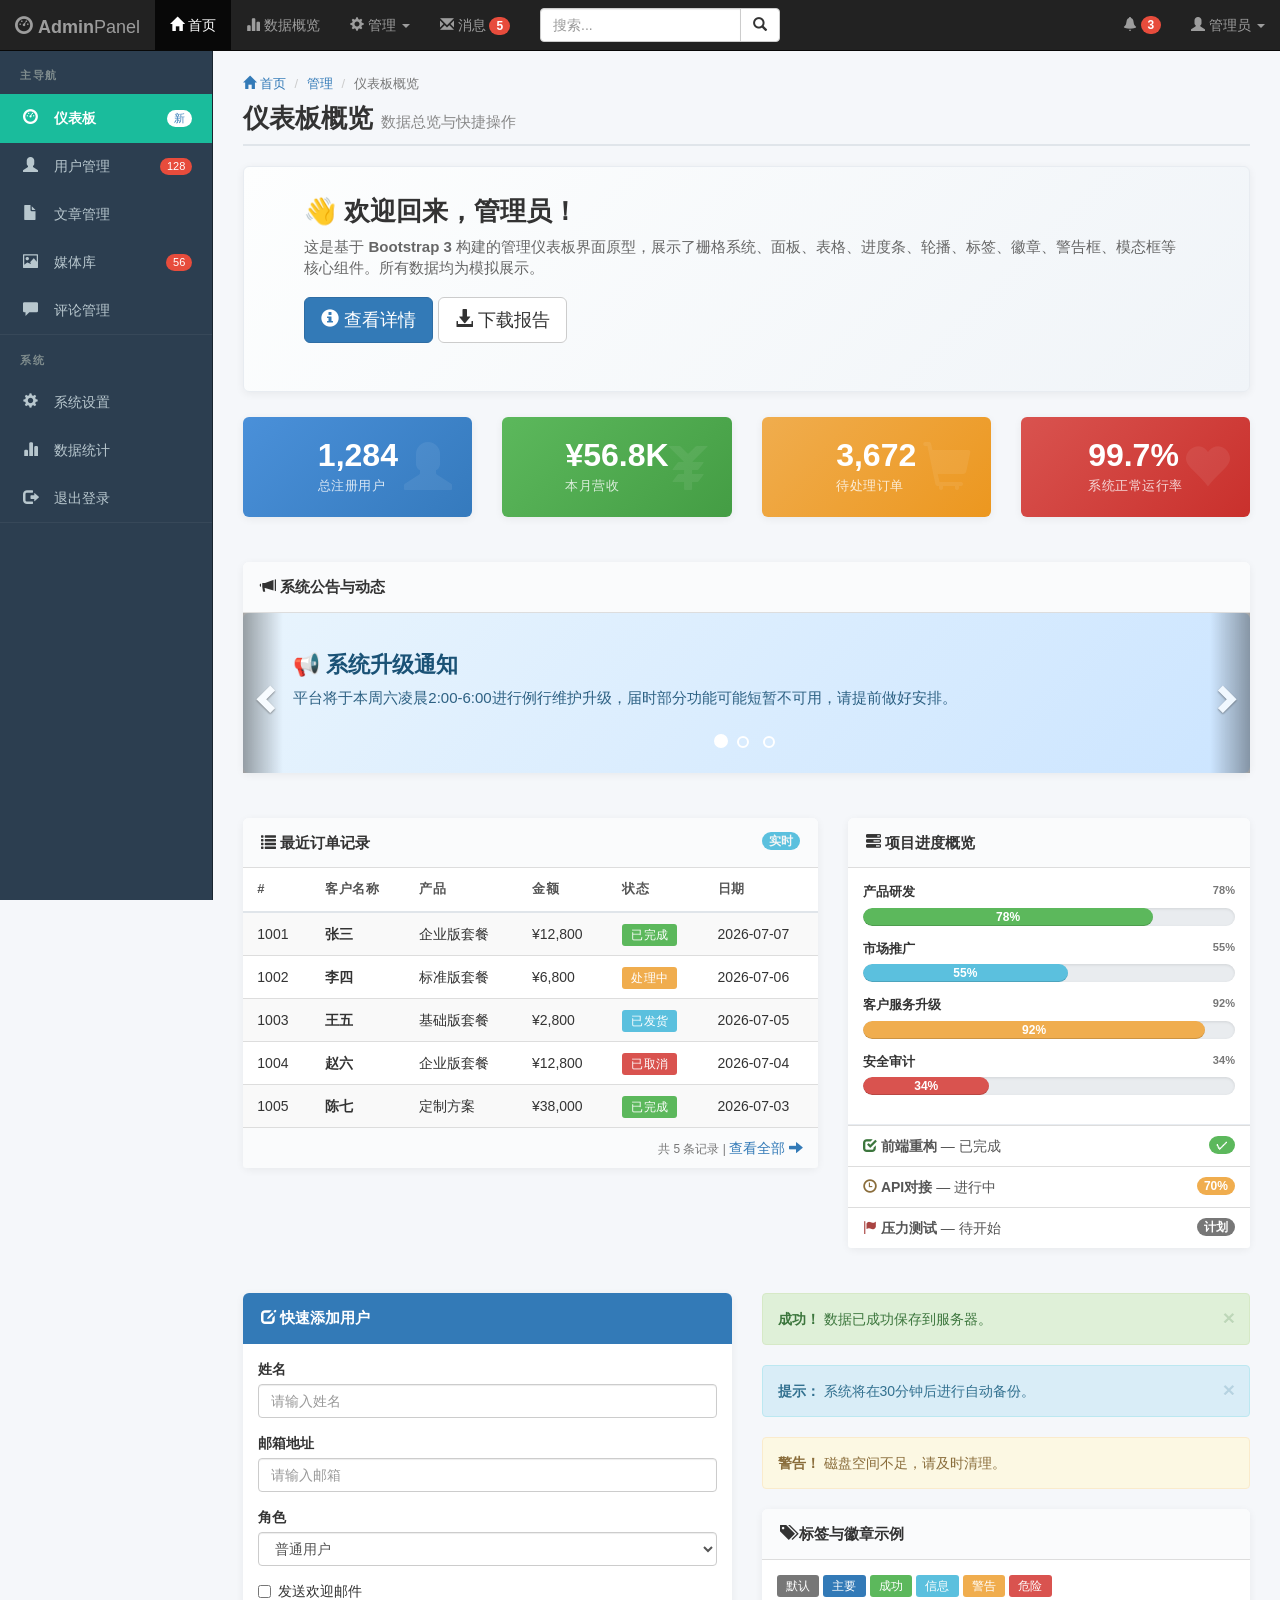
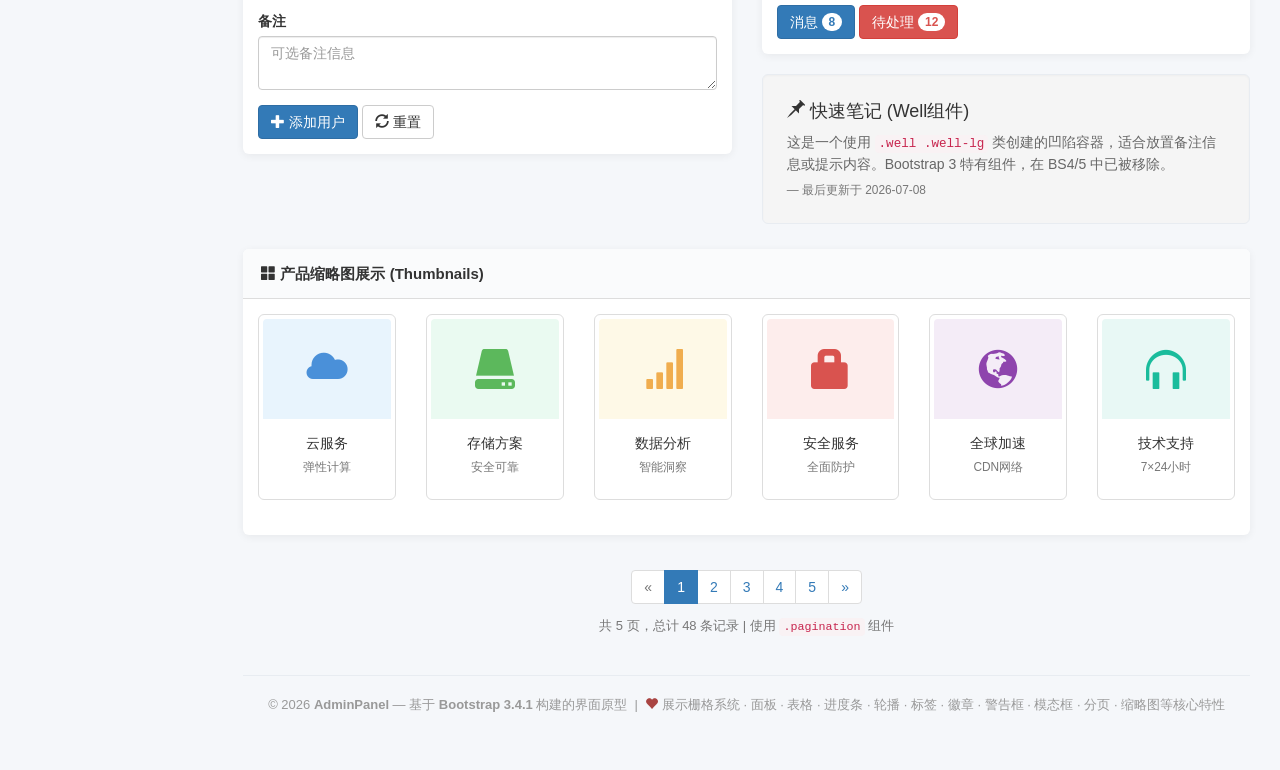
<file: src/main/resources/dino/index.html>
<!DOCTYPE html>
<html lang="zh-CN">
<head>
    <meta charset="UTF-8">
    <meta name="viewport" content="width=device-width, initial-scale=1.0">
    <title>Bootstrap 3 管理仪表板 - 界面原型</title>
    <!-- Bootstrap 3.4.1 CSS -->
    <link rel="stylesheet" href="https://stackpath.bootstrapcdn.com/bootstrap/3.4.1/css/bootstrap.min.css">
    <style>
        /* ========== 自定义样式 ========== */
        body {
            padding-top: 50px;
            background-color: #f5f7fa;
            font-family: "Helvetica Neue", Helvetica, Arial, "Microsoft YaHei", sans-serif;
        }

        /* 侧边栏样式 */
        .sidebar {
            background-color: #2c3e50;
            min-height: calc(100vh - 50px);
            padding: 0;
            border-right: 1px solid #1a252f;
        }
        .sidebar .list-group {
            margin-bottom: 0;
        }
        .sidebar .list-group-item {
            border-radius: 0 !important;
            border: none;
            border-bottom: 1px solid rgba(255, 255, 255, 0.05);
            background-color: #2c3e50;
            color: #b8c7ce;
            padding: 14px 20px;
            font-size: 14px;
            transition: all 0.2s ease;
            cursor: pointer;
        }
        .sidebar .list-group-item:hover {
            background-color: #34495e;
            color: #ffffff;
            text-decoration: none;
        }
        .sidebar .list-group-item.active {
            background-color: #1abc9c;
            color: #ffffff;
            border-color: #1abc9c;
            font-weight: 600;
        }
        .sidebar .list-group-item .glyphicon {
            margin-right: 10px;
            font-size: 15px;
            width: 20px;
            text-align: center;
        }
        .sidebar .badge {
            float: right;
            margin-top: 2px;
            background-color: #e74c3c;
            font-weight: 400;
            font-size: 11px;
            padding: 3px 7px;
        }
        .sidebar-heading {
            padding: 18px 20px 10px;
            color: #7f8c8d;
            font-size: 11px;
            text-transform: uppercase;
            letter-spacing: 1.5px;
            font-weight: 700;
        }

        /* 主内容区 */
        .main-content {
            padding: 25px 30px;
            background-color: #f5f7fa;
            min-height: calc(100vh - 50px);
        }

        /* 统计面板 */
        .stat-panel {
            border-radius: 6px;
            border: none;
            box-shadow: 0 2px 8px rgba(0, 0, 0, 0.08);
            transition: transform 0.2s ease, box-shadow 0.2s ease;
        }
        .stat-panel:hover {
            transform: translateY(-3px);
            box-shadow: 0 6px 20px rgba(0, 0, 0, 0.13);
        }
        .stat-panel .panel-body {
            padding: 22px 24px;
            display: flex;
            align-items: center;
            justify-content: space-between;
        }
        .stat-panel .stat-icon {
            font-size: 48px;
            opacity: 0.25;
            position: absolute;
            right: 20px;
            top: 50%;
            transform: translateY(-50%);
        }
        .stat-panel .stat-value {
            font-size: 32px;
            font-weight: 700;
            margin: 0;
            line-height: 1;
        }
        .stat-panel .stat-label {
            font-size: 13px;
            color: rgba(255, 255, 255, 0.8);
            margin: 6px 0 0;
            letter-spacing: 0.5px;
        }
        .stat-panel-primary {
            background: linear-gradient(135deg, #4a90d9 0%, #357abd 100%);
            color: #fff;
        }
        .stat-panel-success {
            background: linear-gradient(135deg, #5cb85c 0%, #449d44 100%);
            color: #fff;
        }
        .stat-panel-warning {
            background: linear-gradient(135deg, #f0ad4e 0%, #ec971f 100%);
            color: #fff;
        }
        .stat-panel-danger {
            background: linear-gradient(135deg, #d9534f 0%, #c9302c 100%);
            color: #fff;
        }

        /* 通用面板增强 */
        .panel {
            border-radius: 6px;
            border: none;
            box-shadow: 0 2px 8px rgba(0, 0, 0, 0.06);
        }
        .panel-heading {
            border-radius: 6px 6px 0 0;
            border-bottom: 1px solid #e8ecf1;
            font-weight: 600;
            font-size: 15px;
            padding: 14px 18px;
        }
        .panel-default > .panel-heading {
            background-color: #fafbfc;
            color: #333;
        }

        /* 表格增强 */
        .table > thead > tr > th {
            border-bottom: 2px solid #e0e5ea;
            font-weight: 700;
            font-size: 13px;
            color: #555;
            text-transform: uppercase;
            letter-spacing: 0.5px;
            padding: 12px 14px;
        }
        .table > tbody > tr > td {
            padding: 11px 14px;
            vertical-align: middle;
            font-size: 14px;
        }

        /* 轮播增强 */
        .carousel-inner .item {
            padding: 40px 50px;
            min-height: 160px;
            border-radius: 6px;
        }
        .carousel-inner .item h3 {
            margin-top: 0;
            font-weight: 700;
            font-size: 22px;
        }
        .carousel-inner .item p {
            font-size: 15px;
            opacity: 0.9;
            margin-bottom: 0;
        }
        .carousel-control {
            width: 40px;
            font-size: 28px;
            opacity: 0.7;
        }
        .carousel-control:hover {
            opacity: 1;
        }
        .carousel-indicators {
            bottom: 10px;
        }
        .carousel-indicators li {
            border: 2px solid #fff;
            width: 12px;
            height: 12px;
            margin: 0 5px;
        }
        .carousel-indicators .active {
            background-color: #fff;
            width: 14px;
            height: 14px;
        }

        /* Jumbotron 调整 */
        .jumbotron {
            border-radius: 8px;
            padding: 30px 35px;
            margin-bottom: 25px;
            box-shadow: 0 2px 8px rgba(0, 0, 0, 0.06);
            background: linear-gradient(135deg, #fdfefe 0%, #f0f4f8 100%);
            border: 1px solid #e8ecf1;
        }
        .jumbotron h2 {
            font-weight: 700;
            margin-top: 0;
            font-size: 26px;
        }
        .jumbotron p {
            font-size: 15px;
            color: #666;
            margin-bottom: 18px;
        }

        /* Well 组件 */
        .well {
            border-radius: 6px;
            border: 1px solid #e8ecf1;
            box-shadow: inset 0 1px 2px rgba(0, 0, 0, 0.03);
        }

        /* 进度条增强 */
        .progress {
            height: 18px;
            border-radius: 10px;
            margin-bottom: 14px;
            box-shadow: inset 0 1px 3px rgba(0, 0, 0, 0.1);
            background-color: #e9ecef;
        }
        .progress-bar {
            line-height: 18px;
            font-size: 12px;
            font-weight: 600;
            border-radius: 10px;
            transition: width 1.2s ease;
        }

        /* 标签页样式（模拟） */
        .label {
            font-weight: 500;
            padding: 4px 9px;
            font-size: 12px;
            letter-spacing: 0.3px;
        }

        /* 面包屑 */
        .breadcrumb {
            background: transparent;
            padding: 0;
            margin-bottom: 10px;
            font-size: 13px;
        }

        /* 页脚 */
        .footer {
            text-align: center;
            padding: 20px;
            color: #999;
            font-size: 13px;
            border-top: 1px solid #e8ecf1;
            margin-top: 30px;
        }

        /* 响应式调整 */
        @media (max-width: 767px) {
            .sidebar {
                min-height: auto;
                margin-bottom: 0;
            }
            .main-content {
                padding: 15px;
            }
            .stat-panel .stat-value {
                font-size: 24px;
            }
            .stat-panel .stat-icon {
                font-size: 34px;
            }
            .jumbotron {
                padding: 20px;
            }
            .jumbotron h2 {
                font-size: 20px;
            }
            .carousel-inner .item {
                padding: 20px 30px;
                min-height: 120px;
            }
        }
    </style>
</head>
<body>

<!-- ==================== 顶部固定导航栏 ==================== -->
<nav class="navbar navbar-inverse navbar-fixed-top" role="navigation">
    <div class="container-fluid">
        <!-- 品牌和移动端切换按钮 -->
        <div class="navbar-header">
            <button type="button" class="navbar-toggle collapsed" data-toggle="collapse"
                    data-target="#main-navbar-collapse" aria-expanded="false">
                <span class="sr-only">切换导航</span>
                <span class="icon-bar"></span>
                <span class="icon-bar"></span>
                <span class="icon-bar"></span>
            </button>
            <a class="navbar-brand" href="#">
                <span class="glyphicon glyphicon-dashboard"></span> <strong>Admin</strong>Panel
            </a>
        </div>

        <!-- 导航链接和下拉菜单 -->
        <div class="collapse navbar-collapse" id="main-navbar-collapse">
            <ul class="nav navbar-nav">
                <li class="active"><a href="#"><span class="glyphicon glyphicon-home"></span> 首页</a></li>
                <li><a href="#"><span class="glyphicon glyphicon-stats"></span> 数据概览</a></li>
                <li class="dropdown">
                    <a href="#" class="dropdown-toggle" data-toggle="dropdown" role="button"
                       aria-haspopup="true" aria-expanded="false">
                        <span class="glyphicon glyphicon-cog"></span> 管理 <span class="caret"></span>
                    </a>
                    <ul class="dropdown-menu">
                        <li><a href="#"><span class="glyphicon glyphicon-user"></span> 用户管理</a></li>
                        <li><a href="#"><span class="glyphicon glyphicon-list-alt"></span> 内容管理</a></li>
                        <li class="divider"></li>
                        <li><a href="#"><span class="glyphicon glyphicon-wrench"></span> 系统设置</a></li>
                    </ul>
                </li>
                <li><a href="#"><span class="glyphicon glyphicon-envelope"></span> 消息
                    <span class="badge" style="background-color:#e74c3c;">5</span></a></li>
            </ul>

            <!-- 搜索表单 -->
            <form class="navbar-form navbar-left" role="search">
                <div class="form-group">
                    <div class="input-group">
                        <input type="text" class="form-control" placeholder="搜索...">
                        <span class="input-group-btn">
                            <button type="submit" class="btn btn-default">
                                <span class="glyphicon glyphicon-search"></span>
                            </button>
                        </span>
                    </div>
                </div>
            </form>

            <!-- 右侧用户菜单 -->
            <ul class="nav navbar-nav navbar-right">
                <!-- 通知下拉 -->
                <li class="dropdown">
                    <a href="#" class="dropdown-toggle" data-toggle="dropdown" role="button"
                       aria-haspopup="true" aria-expanded="false">
                        <span class="glyphicon glyphicon-bell"></span>
                        <span class="badge badge-danger" style="background-color:#e74c3c;position:relative;top:-1px;">3</span>
                    </a>
                    <ul class="dropdown-menu">
                        <li class="dropdown-header">通知 (3条未读)</li>
                        <li><a href="#">📊 系统报告已生成</a></li>
                        <li><a href="#">👤 新用户注册待审核</a></li>
                        <li><a href="#">⚠️ 服务器负载过高</a></li>
                        <li class="divider"></li>
                        <li><a href="#">查看全部通知</a></li>
                    </ul>
                </li>
                <!-- 用户下拉 -->
                <li class="dropdown">
                    <a href="#" class="dropdown-toggle" data-toggle="dropdown" role="button"
                       aria-haspopup="true" aria-expanded="false">
                        <span class="glyphicon glyphicon-user"></span> 管理员 <span class="caret"></span>
                    </a>
                    <ul class="dropdown-menu">
                        <li><a href="#"><span class="glyphicon glyphicon-user"></span> 个人资料</a></li>
                        <li><a href="#"><span class="glyphicon glyphicon-cog"></span> 账号设置</a></li>
                        <li class="divider"></li>
                        <li><a href="#"><span class="glyphicon glyphicon-log-out"></span> 退出登录</a></li>
                    </ul>
                </li>
            </ul>
        </div>
    </div>
</nav>

<!-- ==================== 主体布局：侧边栏 + 主内容 ==================== -->
<div class="container-fluid">
    <div class="row">

        <!-- ========== 侧边栏 ========== -->
        <div class="col-xs-12 col-sm-3 col-md-2 sidebar" id="sidebar">
            <div class="sidebar-heading">主导航</div>
            <div class="list-group">
                <a href="#" class="list-group-item active">
                    <span class="glyphicon glyphicon-dashboard"></span> 仪表板
                    <span class="badge">新</span>
                </a>
                <a href="#" class="list-group-item">
                    <span class="glyphicon glyphicon-user"></span> 用户管理
                    <span class="badge">128</span>
                </a>
                <a href="#" class="list-group-item">
                    <span class="glyphicon glyphicon-file"></span> 文章管理
                </a>
                <a href="#" class="list-group-item">
                    <span class="glyphicon glyphicon-picture"></span> 媒体库
                    <span class="badge">56</span>
                </a>
                <a href="#" class="list-group-item">
                    <span class="glyphicon glyphicon-comment"></span> 评论管理
                </a>
            </div>
            <div class="sidebar-heading">系统</div>
            <div class="list-group">
                <a href="#" class="list-group-item">
                    <span class="glyphicon glyphicon-cog"></span> 系统设置
                </a>
                <a href="#" class="list-group-item">
                    <span class="glyphicon glyphicon-stats"></span> 数据统计
                </a>
                <a href="#" class="list-group-item">
                    <span class="glyphicon glyphicon-log-out"></span> 退出登录
                </a>
            </div>
        </div>

        <!-- ========== 主内容区 ========== -->
        <div class="col-xs-12 col-sm-9 col-md-10 main-content">

            <!-- 面包屑导航 -->
            <ol class="breadcrumb">
                <li><a href="#"><span class="glyphicon glyphicon-home"></span> 首页</a></li>
                <li><a href="#">管理</a></li>
                <li class="active">仪表板概览</li>
            </ol>

            <!-- 页面标题 -->
            <div class="page-header" style="margin-top:0; padding-bottom:12px; border-bottom:2px solid #e0e5ea;">
                <h2 style="margin:0; font-weight:700; font-size:26px;">
                    仪表板概览 <small style="font-size:15px; color:#888;">数据总览与快捷操作</small>
                </h2>
            </div>

            <!-- ===== Jumbotron 欢迎横幅 ===== -->
            <div class="jumbotron">
                <h2>👋 欢迎回来，管理员！</h2>
                <p>这是基于 <strong>Bootstrap 3</strong> 构建的管理仪表板界面原型，展示了栅格系统、面板、表格、进度条、轮播、标签、徽章、警告框、模态框等核心组件。所有数据均为模拟展示。</p>
                <p>
                    <button class="btn btn-primary btn-lg" data-toggle="modal" data-target="#exampleModal">
                        <span class="glyphicon glyphicon-info-sign"></span> 查看详情
                    </button>
                    <a href="#" class="btn btn-default btn-lg">
                        <span class="glyphicon glyphicon-download-alt"></span> 下载报告
                    </a>
                </p>
            </div>

            <!-- ===== 4个统计面板 ===== -->
            <div class="row">
                <div class="col-xs-12 col-sm-6 col-md-3">
                    <div class="panel stat-panel stat-panel-primary" style="position:relative; overflow:hidden;">
                        <div class="panel-body">
                            <div>
                                <p class="stat-value">1,284</p>
                                <p class="stat-label">总注册用户</p>
                            </div>
                            <span class="glyphicon glyphicon-user stat-icon" style="color:rgba(255,255,255,0.3);"></span>
                        </div>
                    </div>
                </div>
                <div class="col-xs-12 col-sm-6 col-md-3">
                    <div class="panel stat-panel stat-panel-success" style="position:relative; overflow:hidden;">
                        <div class="panel-body">
                            <div>
                                <p class="stat-value">¥56.8K</p>
                                <p class="stat-label">本月营收</p>
                            </div>
                            <span class="glyphicon glyphicon-yen stat-icon" style="color:rgba(255,255,255,0.3);"></span>
                        </div>
                    </div>
                </div>
                <div class="col-xs-12 col-sm-6 col-md-3">
                    <div class="panel stat-panel stat-panel-warning" style="position:relative; overflow:hidden;">
                        <div class="panel-body">
                            <div>
                                <p class="stat-value">3,672</p>
                                <p class="stat-label">待处理订单</p>
                            </div>
                            <span class="glyphicon glyphicon-shopping-cart stat-icon"
                                  style="color:rgba(255,255,255,0.3);"></span>
                        </div>
                    </div>
                </div>
                <div class="col-xs-12 col-sm-6 col-md-3">
                    <div class="panel stat-panel stat-panel-danger" style="position:relative; overflow:hidden;">
                        <div class="panel-body">
                            <div>
                                <p class="stat-value">99.7%</p>
                                <p class="stat-label">系统正常运行率</p>
                            </div>
                            <span class="glyphicon glyphicon-heart stat-icon"
                                  style="color:rgba(255,255,255,0.3);"></span>
                        </div>
                    </div>
                </div>
            </div>

            <!-- ===== 轮播组件（公告栏） ===== -->
            <div class="row" style="margin-top:25px;">
                <div class="col-xs-12">
                    <div class="panel panel-default">
                        <div class="panel-heading">
                            <span class="glyphicon glyphicon-bullhorn"></span> 系统公告与动态
                        </div>
                        <div class="panel-body" style="padding:0;">
                            <div id="announcement-carousel" class="carousel slide" data-ride="carousel"
                                 data-interval="4000">
                                <!-- 指示器 -->
                                <ol class="carousel-indicators">
                                    <li data-target="#announcement-carousel" data-slide-to="0" class="active"></li>
                                    <li data-target="#announcement-carousel" data-slide-to="1"></li>
                                    <li data-target="#announcement-carousel" data-slide-to="2"></li>
                                </ol>
                                <!-- 轮播内容 -->
                                <div class="carousel-inner" role="listbox">
                                    <div class="item active"
                                         style="background:linear-gradient(135deg,#e8f4fd,#cce5ff); color:#1a5276;">
                                        <h3>📢 系统升级通知</h3>
                                        <p>平台将于本周六凌晨2:00-6:00进行例行维护升级，届时部分功能可能短暂不可用，请提前做好安排。</p>
                                    </div>
                                    <div class="item"
                                         style="background:linear-gradient(135deg,#eafaf1,#d5f5e3); color:#1e6e3e;">
                                        <h3>🎉 新功能上线</h3>
                                        <p>数据分析模块已全面升级，新增可视化图表和导出功能，欢迎体验并反馈意见。</p>
                                    </div>
                                    <div class="item"
                                         style="background:linear-gradient(135deg,#fef9e7,#fdebd0); color:#7d6608;">
                                        <h3>🏆 季度业绩报告</h3>
                                        <p>第三季度业绩同比增长32%，感谢全体团队的努力付出！详细报告已发布在数据概览页面。</p>
                                    </div>
                                </div>
                                <!-- 左右控制 -->
                                <a class="left carousel-control" href="#announcement-carousel" role="button"
                                   data-slide="prev">
                                    <span class="glyphicon glyphicon-chevron-left" aria-hidden="true"></span>
                                    <span class="sr-only">上一条</span>
                                </a>
                                <a class="right carousel-control" href="#announcement-carousel" role="button"
                                   data-slide="next">
                                    <span class="glyphicon glyphicon-chevron-right" aria-hidden="true"></span>
                                    <span class="sr-only">下一条</span>
                                </a>
                            </div>
                        </div>
                    </div>
                </div>
            </div>

            <!-- ===== 数据表格 + 进度条面板 ===== -->
            <div class="row" style="margin-top:25px;">
                <!-- 数据表格 -->
                <div class="col-xs-12 col-md-7">
                    <div class="panel panel-default">
                        <div class="panel-heading">
                            <span class="glyphicon glyphicon-list"></span> 最近订单记录
                            <span class="badge pull-right" style="background-color:#5bc0de;">实时</span>
                        </div>
                        <div class="panel-body" style="padding:0;">
                            <div class="table-responsive">
                                <table class="table table-striped table-hover table-condensed" style="margin-bottom:0;">
                                    <thead>
                                    <tr>
                                        <th>#</th>
                                        <th>客户名称</th>
                                        <th>产品</th>
                                        <th>金额</th>
                                        <th>状态</th>
                                        <th>日期</th>
                                    </tr>
                                    </thead>
                                    <tbody>
                                    <tr>
                                        <td>1001</td>
                                        <td><strong>张三</strong></td>
                                        <td>企业版套餐</td>
                                        <td>¥12,800</td>
                                        <td><span class="label label-success">已完成</span></td>
                                        <td>2026-07-07</td>
                                    </tr>
                                    <tr>
                                        <td>1002</td>
                                        <td><strong>李四</strong></td>
                                        <td>标准版套餐</td>
                                        <td>¥6,800</td>
                                        <td><span class="label label-warning">处理中</span></td>
                                        <td>2026-07-06</td>
                                    </tr>
                                    <tr>
                                        <td>1003</td>
                                        <td><strong>王五</strong></td>
                                        <td>基础版套餐</td>
                                        <td>¥2,800</td>
                                        <td><span class="label label-info">已发货</span></td>
                                        <td>2026-07-05</td>
                                    </tr>
                                    <tr>
                                        <td>1004</td>
                                        <td><strong>赵六</strong></td>
                                        <td>企业版套餐</td>
                                        <td>¥12,800</td>
                                        <td><span class="label label-danger">已取消</span></td>
                                        <td>2026-07-04</td>
                                    </tr>
                                    <tr>
                                        <td>1005</td>
                                        <td><strong>陈七</strong></td>
                                        <td>定制方案</td>
                                        <td>¥38,000</td>
                                        <td><span class="label label-success">已完成</span></td>
                                        <td>2026-07-03</td>
                                    </tr>
                                    </tbody>
                                </table>
                            </div>
                        </div>
                        <div class="panel-footer text-right" style="background:#fafbfc;">
                            <small class="text-muted">共 5 条记录 | </small>
                            <a href="#">查看全部 <span class="glyphicon glyphicon-arrow-right"></span></a>
                        </div>
                    </div>
                </div>

                <!-- 进度条面板 + 列表组 -->
                <div class="col-xs-12 col-md-5">
                    <div class="panel panel-default">
                        <div class="panel-heading">
                            <span class="glyphicon glyphicon-tasks"></span> 项目进度概览
                        </div>
                        <div class="panel-body">
                            <p style="margin-bottom:6px; font-weight:600; font-size:13px;">
                                产品研发 <small class="text-muted pull-right">78%</small>
                            </p>
                            <div class="progress">
                                <div class="progress-bar progress-bar-success" role="progressbar"
                                     aria-valuenow="78" aria-valuemin="0" aria-valuemax="100"
                                     style="width:78%;">78%</div>
                            </div>

                            <p style="margin-bottom:6px; font-weight:600; font-size:13px;">
                                市场推广 <small class="text-muted pull-right">55%</small>
                            </p>
                            <div class="progress">
                                <div class="progress-bar progress-bar-info" role="progressbar"
                                     aria-valuenow="55" aria-valuemin="0" aria-valuemax="100"
                                     style="width:55%;">55%</div>
                            </div>

                            <p style="margin-bottom:6px; font-weight:600; font-size:13px;">
                                客户服务升级 <small class="text-muted pull-right">92%</small>
                            </p>
                            <div class="progress">
                                <div class="progress-bar progress-bar-warning" role="progressbar"
                                     aria-valuenow="92" aria-valuemin="0" aria-valuemax="100"
                                     style="width:92%;">92%</div>
                            </div>

                            <p style="margin-bottom:6px; font-weight:600; font-size:13px;">
                                安全审计 <small class="text-muted pull-right">34%</small>
                            </p>
                            <div class="progress">
                                <div class="progress-bar progress-bar-danger" role="progressbar"
                                     aria-valuenow="34" aria-valuemin="0" aria-valuemax="100"
                                     style="width:34%;">34%</div>
                            </div>
                        </div>
                        <!-- 列表组 -->
                        <div class="list-group" style="margin:0; border-top:1px solid #e8ecf1;">
                            <a href="#" class="list-group-item">
                                <span class="glyphicon glyphicon-check text-success"></span>
                                <strong>前端重构</strong> — 已完成
                                <span class="badge" style="background-color:#5cb85c;">✓</span>
                            </a>
                            <a href="#" class="list-group-item">
                                <span class="glyphicon glyphicon-time text-warning"></span>
                                <strong>API对接</strong> — 进行中
                                <span class="badge" style="background-color:#f0ad4e;">70%</span>
                            </a>
                            <a href="#" class="list-group-item">
                                <span class="glyphicon glyphicon-flag text-danger"></span>
                                <strong>压力测试</strong> — 待开始
                                <span class="badge">计划</span>
                            </a>
                        </div>
                    </div>
                </div>
            </div>

            <!-- ===== 表单面板 + 警告框/标签展示 ===== -->
            <div class="row" style="margin-top:25px;">
                <!-- 表单面板 -->
                <div class="col-xs-12 col-md-6">
                    <div class="panel panel-primary">
                        <div class="panel-heading">
                            <span class="glyphicon glyphicon-edit"></span> 快速添加用户
                        </div>
                        <div class="panel-body">
                            <form role="form">
                                <div class="form-group">
                                    <label for="inputName">姓名</label>
                                    <input type="text" class="form-control" id="inputName"
                                           placeholder="请输入姓名">
                                </div>
                                <div class="form-group">
                                    <label for="inputEmail">邮箱地址</label>
                                    <input type="email" class="form-control" id="inputEmail"
                                           placeholder="请输入邮箱">
                                </div>
                                <div class="form-group">
                                    <label for="inputRole">角色</label>
                                    <select class="form-control" id="inputRole">
                                        <option>普通用户</option>
                                        <option>编辑</option>
                                        <option>管理员</option>
                                        <option>超级管理员</option>
                                    </select>
                                </div>
                                <div class="checkbox">
                                    <label>
                                        <input type="checkbox"> 发送欢迎邮件
                                    </label>
                                </div>
                                <div class="form-group">
                                    <label for="inputNote">备注</label>
                                    <textarea class="form-control" id="inputNote" rows="2"
                                              placeholder="可选备注信息"></textarea>
                                </div>
                                <button type="submit" class="btn btn-primary">
                                    <span class="glyphicon glyphicon-plus"></span> 添加用户
                                </button>
                                <button type="reset" class="btn btn-default">
                                    <span class="glyphicon glyphicon-refresh"></span> 重置
                                </button>
                            </form>
                        </div>
                    </div>
                </div>

                <!-- 警告框 + 标签 + Well + 缩略图 -->
                <div class="col-xs-12 col-md-6">
                    <!-- 警告框展示 -->
                    <div class="alert alert-success alert-dismissible" role="alert">
                        <button type="button" class="close" data-dismiss="alert" aria-label="关闭">
                            <span aria-hidden="true">&times;</span>
                        </button>
                        <strong>成功！</strong> 数据已成功保存到服务器。
                    </div>
                    <div class="alert alert-info alert-dismissible" role="alert">
                        <button type="button" class="close" data-dismiss="alert" aria-label="关闭">
                            <span aria-hidden="true">&times;</span>
                        </button>
                        <strong>提示：</strong> 系统将在30分钟后进行自动备份。
                    </div>
                    <div class="alert alert-warning" role="alert">
                        <strong>警告！</strong> 磁盘空间不足，请及时清理。
                    </div>

                    <!-- 标签和徽章展示 -->
                    <div class="panel panel-default">
                        <div class="panel-heading">
                            <span class="glyphicon glyphicon-tags"></span> 标签与徽章示例
                        </div>
                        <div class="panel-body">
                            <p>
                                <span class="label label-default">默认</span>
                                <span class="label label-primary">主要</span>
                                <span class="label label-success">成功</span>
                                <span class="label label-info">信息</span>
                                <span class="label label-warning">警告</span>
                                <span class="label label-danger">危险</span>
                            </p>
                            <p style="margin-bottom:0;">
                                <button class="btn btn-primary" type="button">
                                    消息 <span class="badge" style="background-color:#fff;color:#337ab7;">8</span>
                                </button>
                                <button class="btn btn-danger" type="button">
                                    待处理 <span class="badge" style="background-color:#fff;color:#d9534f;">12</span>
                                </button>
                            </p>
                        </div>
                    </div>

                    <!-- Well 组件 -->
                    <div class="well well-lg" style="margin-bottom:0;">
                        <h4 style="margin-top:0;"><span class="glyphicon glyphicon-pushpin"></span> 快速笔记 (Well组件)</h4>
                        <p style="margin-bottom:5px; color:#666;">这是一个使用 <code>.well .well-lg</code> 类创建的凹陷容器，适合放置备注信息或提示内容。Bootstrap 3 特有组件，在 BS4/5 中已被移除。</p>
                        <small class="text-muted">— 最后更新于 2026-07-08</small>
                    </div>
                </div>
            </div>

            <!-- ===== 缩略图展示 + 分页 ===== -->
            <div class="row" style="margin-top:25px;">
                <div class="col-xs-12">
                    <div class="panel panel-default">
                        <div class="panel-heading">
                            <span class="glyphicon glyphicon-th-large"></span> 产品缩略图展示 (Thumbnails)
                        </div>
                        <div class="panel-body">
                            <div class="row">
                                <div class="col-xs-6 col-sm-4 col-md-2">
                                    <div class="thumbnail" style="border-radius:6px;">
                                        <div style="background:#e8f4fd;height:100px;display:flex;align-items:center;justify-content:center;border-radius:4px 4px 0 0;">
                                            <span class="glyphicon glyphicon-cloud" style="font-size:40px;color:#4a90d9;"></span>
                                        </div>
                                        <div class="caption text-center">
                                            <h5 style="margin:8px 0 4px;">云服务</h5>
                                            <p><small class="text-muted">弹性计算</small></p>
                                        </div>
                                    </div>
                                </div>
                                <div class="col-xs-6 col-sm-4 col-md-2">
                                    <div class="thumbnail" style="border-radius:6px;">
                                        <div style="background:#eafaf1;height:100px;display:flex;align-items:center;justify-content:center;border-radius:4px 4px 0 0;">
                                            <span class="glyphicon glyphicon-hdd" style="font-size:40px;color:#5cb85c;"></span>
                                        </div>
                                        <div class="caption text-center">
                                            <h5 style="margin:8px 0 4px;">存储方案</h5>
                                            <p><small class="text-muted">安全可靠</small></p>
                                        </div>
                                    </div>
                                </div>
                                <div class="col-xs-6 col-sm-4 col-md-2">
                                    <div class="thumbnail" style="border-radius:6px;">
                                        <div style="background:#fef9e7;height:100px;display:flex;align-items:center;justify-content:center;border-radius:4px 4px 0 0;">
                                            <span class="glyphicon glyphicon-signal" style="font-size:40px;color:#f0ad4e;"></span>
                                        </div>
                                        <div class="caption text-center">
                                            <h5 style="margin:8px 0 4px;">数据分析</h5>
                                            <p><small class="text-muted">智能洞察</small></p>
                                        </div>
                                    </div>
                                </div>
                                <div class="col-xs-6 col-sm-4 col-md-2">
                                    <div class="thumbnail" style="border-radius:6px;">
                                        <div style="background:#fdedec;height:100px;display:flex;align-items:center;justify-content:center;border-radius:4px 4px 0 0;">
                                            <span class="glyphicon glyphicon-lock" style="font-size:40px;color:#d9534f;"></span>
                                        </div>
                                        <div class="caption text-center">
                                            <h5 style="margin:8px 0 4px;">安全服务</h5>
                                            <p><small class="text-muted">全面防护</small></p>
                                        </div>
                                    </div>
                                </div>
                                <div class="col-xs-6 col-sm-4 col-md-2">
                                    <div class="thumbnail" style="border-radius:6px;">
                                        <div style="background:#f4ecf7;height:100px;display:flex;align-items:center;justify-content:center;border-radius:4px 4px 0 0;">
                                            <span class="glyphicon glyphicon-globe" style="font-size:40px;color:#8e44ad;"></span>
                                        </div>
                                        <div class="caption text-center">
                                            <h5 style="margin:8px 0 4px;">全球加速</h5>
                                            <p><small class="text-muted">CDN网络</small></p>
                                        </div>
                                    </div>
                                </div>
                                <div class="col-xs-6 col-sm-4 col-md-2">
                                    <div class="thumbnail" style="border-radius:6px;">
                                        <div style="background:#e8f8f5;height:100px;display:flex;align-items:center;justify-content:center;border-radius:4px 4px 0 0;">
                                            <span class="glyphicon glyphicon-headphones" style="font-size:40px;color:#1abc9c;"></span>
                                        </div>
                                        <div class="caption text-center">
                                            <h5 style="margin:8px 0 4px;">技术支持</h5>
                                            <p><small class="text-muted">7×24小时</small></p>
                                        </div>
                                    </div>
                                </div>
                            </div>
                        </div>
                    </div>
                </div>
            </div>

            <!-- ===== 分页组件 ===== -->
            <div class="row" style="margin-top:15px;">
                <div class="col-xs-12 text-center">
                    <nav aria-label="分页导航">
                        <ul class="pagination" style="margin:0;">
                            <li class="disabled"><a href="#" aria-label="上一页"><span aria-hidden="true">&laquo;</span></a></li>
                            <li class="active"><a href="#">1 <span class="sr-only">(当前)</span></a></li>
                            <li><a href="#">2</a></li>
                            <li><a href="#">3</a></li>
                            <li><a href="#">4</a></li>
                            <li><a href="#">5</a></li>
                            <li><a href="#" aria-label="下一页"><span aria-hidden="true">&raquo;</span></a></li>
                        </ul>
                    </nav>
                    <p class="text-muted" style="margin-top:8px; font-size:13px;">
                        共 5 页，总计 48 条记录 | 使用 <code>.pagination</code> 组件
                    </p>
                </div>
            </div>

            <!-- ===== 页脚 ===== -->
            <div class="footer">
                <p>
                    &copy; 2026 <strong>AdminPanel</strong> — 基于 <strong>Bootstrap 3.4.1</strong> 构建的界面原型
                    &nbsp;|&nbsp;
                    <span class="glyphicon glyphicon-heart text-danger"></span> 展示栅格系统 · 面板 · 表格 · 进度条 · 轮播 · 标签 · 徽章 · 警告框 · 模态框 · 分页 · 缩略图等核心特性
                </p>
            </div>

        </div><!-- /主内容区 -->
    </div><!-- /row -->
</div><!-- /container-fluid -->

<!-- ==================== 示例模态框 ==================== -->
<div class="modal fade" id="exampleModal" tabindex="-1" role="dialog"
     aria-labelledby="exampleModalLabel" aria-hidden="true">
    <div class="modal-dialog modal-lg" role="document">
        <div class="modal-content">
            <div class="modal-header" style="background:#337ab7;color:#fff;border-radius:5px 5px 0 0;">
                <button type="button" class="close" data-dismiss="modal" aria-label="关闭"
                        style="color:#fff;opacity:0.9;"><span aria-hidden="true">&times;</span></button>
                <h4 class="modal-title" id="exampleModalLabel">
                    <span class="glyphicon glyphicon-info-sign"></span> Bootstrap 3 界面原型详情
                </h4>
            </div>
            <div class="modal-body">
                <h4 style="margin-top:0;">📋 本原型展示的 Bootstrap 3 核心特性：</h4>
                <div class="row">
                    <div class="col-sm-6">
                        <ul class="list-group">
                            <li class="list-group-item">
                                <span class="glyphicon glyphicon-ok text-success"></span>
                                <strong>响应式栅格系统</strong> — col-xs/sm/md/lg 四层级
                            </li>
                            <li class="list-group-item">
                                <span class="glyphicon glyphicon-ok text-success"></span>
                                <strong>导航栏</strong> — navbar + 下拉菜单 + 徽章
                            </li>
                            <li class="list-group-item">
                                <span class="glyphicon glyphicon-ok text-success"></span>
                                <strong>面板组件 (Panel)</strong> — 带标题和多种样式
                            </li>
                            <li class="list-group-item">
                                <span class="glyphicon glyphicon-ok text-success"></span>
                                <strong>轮播 (Carousel)</strong> — 自动播放公告
                            </li>
                            <li class="list-group-item">
                                <span class="glyphicon glyphicon-ok text-success"></span>
                                <strong>进度条 (Progress Bar)</strong> — 多种颜色和状态
                            </li>
                        </ul>
                    </div>
                    <div class="col-sm-6">
                        <ul class="list-group">
                            <li class="list-group-item">
                                <span class="glyphicon glyphicon-ok text-success"></span>
                                <strong>表格 (Table)</strong> — 条纹+悬停+响应式
                            </li>
                            <li class="list-group-item">
                                <span class="glyphicon glyphicon-ok text-success"></span>
                                <strong>标签 & 徽章</strong> — Label + Badge
                            </li>
                            <li class="list-group-item">
                                <span class="glyphicon glyphicon-ok text-success"></span>
                                <strong>警告框 (Alert)</strong> — 可关闭的多种提示
                            </li>
                            <li class="list-group-item">
                                <span class="glyphicon glyphicon-ok text-success"></span>
                                <strong>Well 组件</strong> — BS3 特有的凹陷容器
                            </li>
                            <li class="list-group-item">
                                <span class="glyphicon glyphicon-ok text-success"></span>
                                <strong>缩略图 (Thumbnail)</strong> — 产品展示网格
                            </li>
                        </ul>
                    </div>
                </div>
                <div class="alert alert-info" style="margin-bottom:0;">
                    <strong>💡 提示：</strong> 还包括 Jumbotron、面包屑导航、分页、表单元素、Glyphicon 图标字体、
                    模态框等。所有组件均为 Bootstrap 3 原生特性，无需额外插件。
                </div>
            </div>
            <div class="modal-footer">
                <button type="button" class="btn btn-default" data-dismiss="modal">
                    <span class="glyphicon glyphicon-remove"></span> 关闭
                </button>
                <button type="button" class="btn btn-primary">
                    <span class="glyphicon glyphicon-thumbs-up"></span> 确认了解
                </button>
            </div>
        </div>
    </div>
</div>

<!-- ==================== 脚本 ==================== -->
<!-- jQuery (Bootstrap 3 依赖) -->
<script src="https://ajax.googleapis.com/ajax/libs/jquery/1.12.4/jquery.min.js">
</script>
<!-- Bootstrap 3.4.1 JS -->
<script src="https://stackpath.bootstrapcdn.com/bootstrap/3.4.1/js/bootstrap.min.js">
</script>
<script>
    // 初始化工具提示 (Bootstrap 3 方式)
    $(function() {
        // 为所有带有 data-toggle="tooltip" 的元素启用工具提示
        $('[data-toggle="tooltip"]').tooltip();

        // 为所有带有 data-toggle="popover" 的元素启用弹出框
        $('[data-toggle="popover"]').popover();

        // 侧边栏列表组点击切换激活状态
        $('#sidebar .list-group-item').on('click', function(e) {
            // 移除所有active类
            $('#sidebar .list-group-item').removeClass('active');
            // 为当前点击项添加active类
            $(this).addClass('active');
        });

        // 模拟进度条动画（页面加载时从0过渡到目标宽度）
        $('.progress-bar').each(function() {
            var $bar = $(this);
            var targetWidth = $bar.attr('aria-valuenow') + '%';
            var originalWidth = $bar.css('width');
            $bar.css('width', '0%');
            setTimeout(function() {
                $bar.css('width', targetWidth);
            }, 300);
        });

        console.log('Bootstrap 3 管理仪表板界面原型已就绪 ✓');
        console.log('展示特性：栅格系统 | 导航栏 | 面板 | 轮播 | 进度条 | 表格 | 标签徽章 | 警告框 | Well | 缩略图 | 分页 | 模态框 | Glyphicons');
    });
</script>
</body>
</html>
</file>
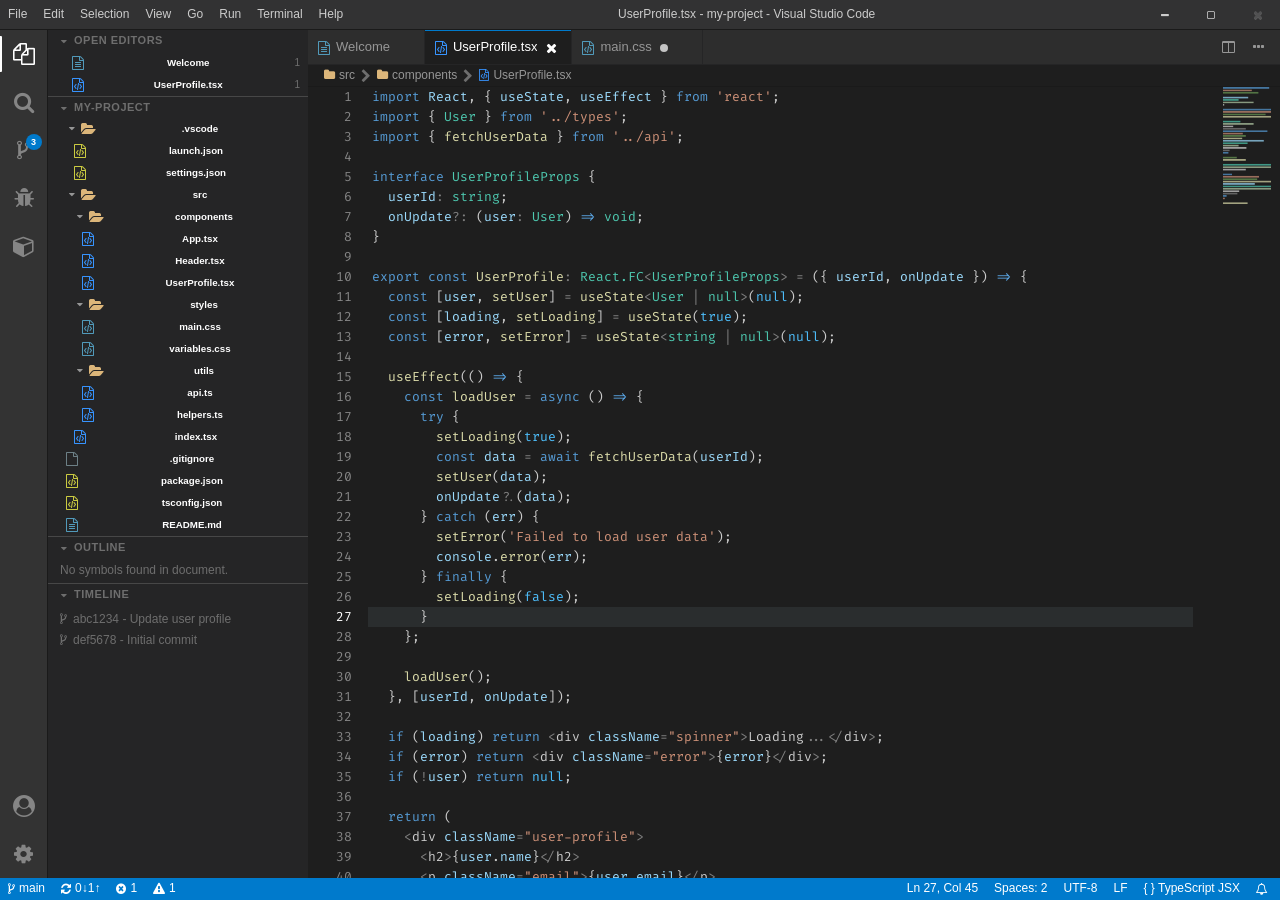
<file: src/main/resources/dino/prototype.html>
<!DOCTYPE html>
<html lang="en">
<head>
    <meta charset="UTF-8">
    <meta name="viewport" content="width=device-width, initial-scale=1.0">
    <title>Visual Studio Code</title>
    <link rel="stylesheet" href="https://cdn.jsdelivr.net/npm/bootstrap@3.3.7/dist/css/bootstrap.min.css">
    <link rel="stylesheet" href="https://cdn.jsdelivr.net/npm/font-awesome@4.7.0/css/font-awesome.min.css">
    <link href="https://fonts.googleapis.com/css2?family=Fira+Code:wght@300;400;500;600&display=swap" rel="stylesheet">
    <style>
        /* ============================================
           VS Code Theme Variables
           ============================================ */
        :root {
            --titlebar-bg: #323233;
            --activitybar-bg: #333333;
            --activitybar-fg: #858585;
            --activitybar-fg-active: #ffffff;
            --sidebar-bg: #252526;
            --editor-bg: #1e1e1e;
            --editor-tab-active: #1e1e1e;
            --editor-tab-inactive: #2d2d2d;
            --panel-bg: #1e1e1e;
            --panel-header-bg: #252526;
            --statusbar-bg: #007acc;
            --input-bg: #3c3c3c;
            --accent: #007acc;
            --text-primary: #cccccc;
            --text-muted: #6e6e6e;
            --hover-bg: #2a2d2e;
            --selected-bg: #094771;
            --border: #474747;
            --scrollbar: rgba(121,121,121,0.4);
            --dropdown-bg: #252526;
            --syn-keyword: #569cd6; --syn-string: #ce9178; --syn-comment: #6a9955;
            --syn-function: #dcdcaa; --syn-variable: #9cdcfe; --syn-type: #4ec9b0;
            --syn-number: #b5cea8; --syn-tag: #569cd6; --syn-property: #9cdcfe;
            --syn-punctuation: #808080; --syn-const: #4fc1ff; --syn-decorator: #dcdcaa;
        }

        /* ============================================
           Reset & Base
           ============================================ */
        *{margin:0;padding:0;box-sizing:border-box;}
        html,body{height:100%;overflow:hidden;
            font-family:-apple-system,BlinkMacSystemFont,'Segoe UI',Roboto,Oxygen,Ubuntu,Cantarell,sans-serif;
            font-size:13px;color:var(--text-primary);background:var(--editor-bg);user-select:none;}
        ::-webkit-scrollbar{width:10px;height:10px;}
        ::-webkit-scrollbar-track{background:transparent;}
        ::-webkit-scrollbar-thumb{background:var(--scrollbar);border-radius:0;}
        ::-webkit-scrollbar-thumb:hover{background:rgba(100,100,100,0.7);}
        ::-webkit-scrollbar-corner{background:transparent;}
        ::selection{background:#264f78;}

        /* ============================================
           App Layout
           ============================================ */
        .vscode-app{display:flex;flex-direction:column;height:100vh;width:100vw;}

        /* ============================================
           Title Bar
           ============================================ */
        .titlebar{height:30px;background:var(--titlebar-bg);display:flex;align-items:center;
            flex-shrink:0;border-bottom:1px solid #1a1a1a;z-index:100;}
        .titlebar-menu{display:flex;align-items:center;height:100%;}
        .titlebar-menu-item{padding:0 8px;height:100%;display:flex;align-items:center;
            color:#ccc;font-size:12px;cursor:default;position:relative;}
        .titlebar-menu-item:hover{background:rgba(255,255,255,0.1);}
        .titlebar-title{flex:1;text-align:center;color:#ccc;font-size:12px;
            white-space:nowrap;overflow:hidden;text-overflow:ellipsis;padding:0 20px;}
        .titlebar-controls{display:flex;align-items:center;height:100%;margin-left:auto;}
        .titlebar-ctrl{width:46px;height:100%;display:flex;align-items:center;justify-content:center;
            color:#ccc;cursor:default;font-size:10px;transition:background .1s;}
        .titlebar-ctrl:hover{background:rgba(255,255,255,0.1);}
        .titlebar-ctrl.close:hover{background:#e81123;color:#fff;}

        /* ============================================
           Main Content
           ============================================ */
        .main-container{display:flex;flex:1;overflow:hidden;}

        /* ============================================
           Activity Bar
           ============================================ */
        .activitybar{width:48px;background:var(--activitybar-bg);display:flex;flex-direction:column;
            justify-content:space-between;flex-shrink:0;border-right:1px solid #1a1a1a;}
        .activitybar-top,.activitybar-bottom{display:flex;flex-direction:column;align-items:center;}
        .activitybar-item{width:48px;height:48px;display:flex;align-items:center;justify-content:center;
            color:var(--activitybar-fg);cursor:pointer;position:relative;font-size:22px;transition:color .15s;}
        .activitybar-item:hover{color:var(--activitybar-fg-active);}
        .activitybar-item.active{color:var(--activitybar-fg-active);}
        .activitybar-item.active::before{content:'';position:absolute;left:0;top:6px;bottom:6px;
            width:2px;background:#fff;border-radius:0 1px 1px 0;}
        .activitybar-item .badge{position:absolute;top:8px;right:6px;min-width:16px;height:16px;
            background:var(--accent);color:#fff;font-size:9px;font-weight:600;border-radius:8px;
            display:flex;align-items:center;justify-content:center;padding:0 4px;}
        .activitybar-item .tip{display:none;position:absolute;left:52px;top:50%;
            transform:translateY(-50%);background:#2d2d2d;color:#ccc;padding:4px 10px;
            border-radius:3px;font-size:12px;white-space:nowrap;z-index:9999;
            box-shadow:0 2px 8px rgba(0,0,0,0.4);border:1px solid #454545;pointer-events:none;}
        .activitybar-item .tip .key{color:#969696;margin-left:16px;font-size:11px;}
        .activitybar-item:hover .tip{display:block;}

        /* ============================================
           Sidebar
           ============================================ */
        .sidebar{width:260px;background:var(--sidebar-bg);display:flex;flex-direction:column;
            flex-shrink:0;overflow:hidden;transition:width .2s ease;position:relative;}
        .sidebar.collapsed{width:0!important;}
        .sidebar-header{height:35px;display:flex;align-items:center;padding:0 20px;
            font-size:11px;text-transform:uppercase;letter-spacing:.5px;color:#6e6e6e;flex-shrink:0;}
        .sidebar-scroll{flex:1;overflow-y:auto;overflow-x:hidden;}
        .sidebar-view{display:none;flex-direction:column;height:100%;}
        .sidebar-view.active{display:flex;animation:fadeIn .12s ease;}
        @keyframes fadeIn{from{opacity:0}to{opacity:1}}

        /* Sections */
        .section-header{display:flex;align-items:center;padding:0 8px;height:22px;background:#252526;
            cursor:pointer;text-transform:uppercase;font-size:11px;letter-spacing:.5px;
            color:#6e6e6e;font-weight:600;border-top:1px solid var(--border);user-select:none;}
        .section-header:first-child{border-top:none;}
        .section-header .chevron{margin-right:2px;font-size:10px;transition:transform .15s;width:16px;text-align:center;}
        .section-header .chevron.collapsed{transform:rotate(-90deg);}
        .section-header .section-title{flex:1;}
        .section-header .section-actions{opacity:0;display:flex;gap:2px;transition:opacity .15s;}
        .section-header:hover .section-actions{opacity:1;}
        .section-header .sec-btn{width:22px;height:22px;display:flex;align-items:center;
            justify-content:center;border-radius:3px;cursor:pointer;font-size:12px;color:#ccc;}
        .section-header .sec-btn:hover{background:rgba(255,255,255,0.1);}
        .section-body{overflow:hidden;transition:max-height .2s ease;}
        .section-body.collapsed{max-height:0!important;overflow:hidden;}

        /* File Tree */
        .tree-item{display:flex;align-items:center;padding:0 8px;height:22px;cursor:pointer;
            white-space:nowrap;position:relative;}
        .tree-item:hover{background:var(--hover-bg);}
        .tree-item.selected{background:var(--selected-bg);}
        .tree-item .indent{display:inline-block;width:8px;flex-shrink:0;}
        .tree-item .twistie{width:16px;height:22px;display:flex;align-items:center;justify-content:center;
            flex-shrink:0;font-size:10px;color:#969696;transition:transform .1s;}
        .tree-item .twistie.open{transform:rotate(90deg);}
        .tree-item .twistie.hidden{visibility:hidden;}
        .tree-item .icon{width:16px;height:16px;margin-right:4px;display:flex;align-items:center;
            justify-content:center;font-size:14px;flex-shrink:0;}
        .tree-item .label{flex:1;overflow:hidden;text-overflow:ellipsis;}
        .tree-children{overflow:hidden;}
        .tree-children.collapsed{display:none;}

        /* Open Editor Item */
        .oe-item{display:flex;align-items:center;padding:0 8px 0 22px;height:22px;cursor:pointer;white-space:nowrap;}
        .oe-item:hover{background:var(--hover-bg);}
        .oe-item .icon{margin-right:4px;font-size:14px;width:16px;text-align:center;}
        .oe-item .label{flex:1;overflow:hidden;text-overflow:ellipsis;}
        .oe-item .group{font-size:10px;color:var(--text-muted);margin-left:8px;}

        /* File type colors */
        .ft-folder{color:#dcb67a;} .ft-ts{color:#3794ff;} .ft-css{color:#519aba;}
        .ft-json{color:#cbcb41;} .ft-md{color:#519aba;} .ft-git{color:#6d8086;} .ft-html{color:#e44d26;}

        /* Search View */
        .search-wrap{padding:0 12px;margin-top:4px;}
        .search-box{display:flex;align-items:center;background:var(--input-bg);
            border:1px solid var(--input-border,var(--input-bg));padding:0 4px;height:24px;}
        .search-box:focus-within{border-color:#007fd4;}
        .search-box .arr{font-size:10px;color:#969696;margin-right:2px;cursor:pointer;}
        .search-box input{flex:1;background:0 0;border:none;outline:none;color:#ccc;
            font-size:13px;padding:0 4px;font-family:inherit;}
        .search-box input::placeholder{color:#6e6e6e;}
        .search-opts{display:flex;gap:2px;margin-top:4px;padding:0 12px;}
        .search-opt{width:24px;height:22px;display:flex;align-items:center;justify-content:center;
            background:0 0;border:1px solid transparent;color:#969696;cursor:pointer;font-size:13px;border-radius:3px;}
        .search-opt:hover{background:rgba(255,255,255,0.1);}
        .search-opt.on{background:rgba(255,255,255,0.15);color:#ccc;}

        /* SCM View */
        .scm-input-wrap{padding:8px 12px;}
        .scm-input{width:100%;background:var(--input-bg);border:1px solid var(--input-bg);
            color:#ccc;padding:4px 8px;font-size:13px;font-family:inherit;outline:none;resize:none;height:26px;}
        .scm-input:focus{border-color:#007fd4;}
        .scm-input::placeholder{color:#6e6e6e;}

        /* Extensions View */
        .ext-search{padding:8px 12px;}
        .ext-search input{width:100%;background:var(--input-bg);border:1px solid var(--input-bg);
            color:#ccc;padding:4px 8px;font-size:13px;font-family:inherit;outline:none;height:24px;}
        .ext-search input:focus{border-color:#007fd4;}
        .ext-search input::placeholder{color:#6e6e6e;}
        .ext-item{display:flex;padding:8px 12px;cursor:pointer;gap:8px;}
        .ext-item:hover{background:var(--hover-bg);}
        .ext-icon{width:36px;height:36px;background:var(--input-bg);border-radius:4px;
            display:flex;align-items:center;justify-content:center;font-size:18px;flex-shrink:0;}
        .ext-info{flex:1;overflow:hidden;}
        .ext-name{font-size:13px;font-weight:600;white-space:nowrap;overflow:hidden;text-overflow:ellipsis;}
        .ext-desc{font-size:12px;color:#969696;white-space:nowrap;overflow:hidden;text-overflow:ellipsis;}
        .ext-meta{font-size:11px;color:#6e6e6e;}

        /* Sidebar Resize */
        .sidebar-resize{position:absolute;right:-3px;top:0;bottom:0;width:6px;cursor:col-resize;z-index:10;}
        .sidebar-resize:hover,.sidebar-resize.active{background:var(--accent);opacity:.5;}

        /* ============================================
           Editor + Panel Wrapper
           ============================================ */
        .editor-panel-wrapper{flex:1;display:flex;flex-direction:column;overflow:hidden;min-width:0;}

        /* Editor Tabs */
        .editor-tabs{display:flex;align-items:stretch;height:35px;background:var(--editor-tab-inactive);
            overflow-x:auto;overflow-y:hidden;flex-shrink:0;border-bottom:1px solid #252526;}
        .editor-tabs::-webkit-scrollbar{height:3px;}
        .editor-tab{display:flex;align-items:center;padding:0 10px;height:35px;
            background:var(--editor-tab-inactive);color:#969696;cursor:pointer;white-space:nowrap;
            font-size:13px;border-right:1px solid #252526;position:relative;flex-shrink:0;
            min-width:100px;max-width:200px;}
        .editor-tab:hover{background:#2d2d2d;}
        .editor-tab.active{background:var(--editor-tab-active);color:#fff;}
        .editor-tab.active::before{content:'';position:absolute;top:0;left:0;right:0;height:1px;background:var(--accent);}
        .editor-tab .tab-icon{margin-right:6px;font-size:14px;}
        .editor-tab .tab-label{flex:1;overflow:hidden;text-overflow:ellipsis;}
        .editor-tab .tab-dot{width:8px;height:8px;border-radius:50%;background:#c4c4c4;margin-left:8px;display:none;}
        .editor-tab.modified .tab-dot{display:block;}
        .editor-tab .tab-close{width:20px;height:20px;display:flex;align-items:center;justify-content:center;
            border-radius:3px;margin-left:4px;font-size:14px;opacity:0;transition:opacity .1s,background .1s;}
        .editor-tab:hover .tab-close,.editor-tab.active .tab-close{opacity:1;}
        .editor-tab .tab-close:hover{background:rgba(255,255,255,0.15);}
        .editor-actions{display:flex;align-items:center;margin-left:auto;padding:0 8px;gap:2px;flex-shrink:0;}
        .ed-action{width:28px;height:28px;display:flex;align-items:center;justify-content:center;
            border-radius:3px;cursor:pointer;color:#969696;font-size:14px;}
        .ed-action:hover{background:rgba(255,255,255,0.1);color:#ccc;}

        /* Breadcrumbs */
        .breadcrumbs{display:flex;align-items:center;height:22px;padding:0 12px;background:var(--editor-bg);
            font-size:12px;color:#969696;flex-shrink:0;border-bottom:1px solid #1a1a1a;}
        .bc-item{display:flex;align-items:center;cursor:pointer;padding:2px 4px;border-radius:3px;}
        .bc-item:hover{background:rgba(255,255,255,0.1);color:#ccc;}
        .bc-item .bc-icon{margin-right:4px;font-size:12px;}
        .bc-sep{margin:0 2px;font-size:14px;color:var(--text-muted);}

        /* Editor Viewport */
        .editor-viewport{flex:1;display:flex;overflow:hidden;position:relative;}
        .editor-scroll{flex:1;display:flex;overflow:auto;}
        .editor-scroll::-webkit-scrollbar{width:14px;height:14px;}
        .editor-scroll::-webkit-scrollbar-thumb{background:var(--scrollbar);border:3px solid transparent;
            background-clip:content-box;border-radius:7px;}
        .editor-scroll::-webkit-scrollbar-thumb:hover{background:rgba(121,121,121,0.7);border:3px solid transparent;background-clip:content-box;}
        .line-nums{padding:0 16px 0 16px;text-align:right;color:#858585;
            font-family:'Fira Code',Consolas,'Courier New',monospace;font-size:13px;line-height:20px;
            flex-shrink:0;user-select:none;min-width:60px;position:sticky;left:0;background:var(--editor-bg);z-index:1;}
        .ln{height:20px;}
        .ln.active{color:#fff;}
        .code-area{font-family:'Fira Code',Consolas,'Courier New',monospace;font-size:13px;
            line-height:20px;white-space:pre;padding-right:30px;flex:1;position:relative;tab-size:2;}
        .code-line{height:20px;padding-left:4px;}
        .code-line.hl{background:#2a2d2e;}
        .cl-sel{background:#264f78;}

        /* Minimap */
        .minimap{width:57px;background:var(--editor-bg);flex-shrink:0;position:relative;overflow:hidden;cursor:pointer;}
        .minimap-inner{transform:scaleX(.6) scaleY(.6);transform-origin:top left;
            pointer-events:none;width:166%;font-size:3px;line-height:4px;font-family:monospace;}
        .mm-line{height:4px;white-space:nowrap;overflow:hidden;}
        .mm-vp{position:absolute;top:0;left:0;right:0;background:rgba(100,100,100,0.2);
            border:1px solid rgba(100,100,100,0.1);pointer-events:none;height:120px;transition:top .1s;}

        /* Welcome Content */
        .welcome-content{flex:1;display:none;padding:40px;overflow:auto;background:var(--editor-bg);}
        .welcome-content.active{display:block;}
        .welcome-content h1{font-size:26px;font-weight:200;color:#ccc;margin-bottom:30px;}
        .welcome-cols{display:flex;gap:60px;}
        .welcome-col h2{font-size:14px;font-weight:600;color:#ccc;margin-bottom:16px;text-transform:uppercase;}
        .welcome-link{display:block;color:#3794ff;font-size:13px;padding:3px 0;cursor:pointer;text-decoration:none;}
        .welcome-link:hover{text-decoration:underline;}
        .welcome-link .wk{color:#6e6e6e;margin-left:8px;font-size:12px;}

        /* ============================================
           Panel Resize Handle
           ============================================ */
        .panel-resize{height:4px;cursor:row-resize;flex-shrink:0;background:transparent;z-index:10;}
        .panel-resize:hover,.panel-resize.active{background:var(--accent);opacity:.5;}

        /* ============================================
           Panel Container
           ============================================ */
        .panel-container{background:var(--panel-bg);display:flex;flex-direction:column;
            flex-shrink:0;transition:height .2s ease;overflow:hidden;border-top:1px solid var(--border);}
        .panel-container.collapsed{height:0!important;border-top:none;}
        .panel-header{display:flex;align-items:center;height:35px;flex-shrink:0;padding:0 8px;background:var(--panel-header-bg);}
        .panel-tabs{display:flex;align-items:stretch;height:100%;flex:1;}
        .panel-tab{padding:0 12px;display:flex;align-items:center;color:#969696;cursor:pointer;
            text-transform:uppercase;font-size:11px;letter-spacing:.5px;position:relative;white-space:nowrap;}
        .panel-tab:hover{color:#ccc;}
        .panel-tab.active{color:#ccc;}
        .panel-tab.active::after{content:'';position:absolute;bottom:0;left:0;right:0;height:1px;background:var(--accent);}
        .panel-tab .count{margin-left:4px;padding:0 4px;min-width:14px;height:14px;font-size:10px;
            display:flex;align-items:center;justify-content:center;border-radius:7px;background:transparent;}
        .panel-tab .count.err{background:#f44747;color:#fff;}
        .panel-tab .count.warn{background:#cca700;color:#1e1e1e;}
        .panel-actions{display:flex;align-items:center;gap:2px;margin-left:auto;}
        .p-action{width:24px;height:24px;display:flex;align-items:center;justify-content:center;
            border-radius:3px;cursor:pointer;color:#969696;font-size:14px;}
        .p-action:hover{background:rgba(255,255,255,0.1);color:#ccc;}
        .panel-body{flex:1;overflow:auto;position:relative;}
        .panel-view{display:none;height:100%;overflow:auto;}
        .panel-view.active{display:block;}

        /* Terminal */
        .terminal{padding:4px 8px;font-family:'Fira Code',Consolas,'Courier New',monospace;
            font-size:13px;line-height:20px;height:100%;overflow:auto;}
        .t-line{white-space:pre-wrap;word-break:break-all;}
        .t-prompt{color:#6a9955;} .t-path{color:#569cd6;} .t-cmd{color:#d4d4d4;}
        .t-out{color:#ccc;} .t-err{color:#f44747;} .t-ok{color:#4ec9b0;} .t-warn{color:#cca700;}
        .cursor-blink{display:inline-block;width:7px;height:14px;background:#ccc;
            animation:blink 1s step-end infinite;vertical-align:text-bottom;margin-left:1px;}
        @keyframes blink{50%{opacity:0}}

        /* Problems */
        .prob-item{display:flex;align-items:center;padding:2px 12px;font-size:12px;cursor:pointer;}
        .prob-item:hover{background:var(--hover-bg);}
        .prob-icon{margin-right:6px;font-size:14px;} .prob-icon.err{color:#f44747;} .prob-icon.warn{color:#cca700;}
        .prob-msg{flex:1;overflow:hidden;text-overflow:ellipsis;white-space:nowrap;}
        .prob-loc{color:#6e6e6e;margin-left:8px;font-size:11px;}

        /* Output */
        .output-view{padding:4px 12px;font-family:'Fira Code',monospace;font-size:12px;line-height:18px;color:#969696;}

        /* Debug Console */
        .debug-view{padding:4px 12px;font-family:'Fira Code',monospace;font-size:12px;line-height:18px;}

        /* ============================================
           Status Bar
           ============================================ */
        .statusbar{height:22px;background:var(--statusbar-bg);display:flex;align-items:center;
            justify-content:space-between;padding:0 0;flex-shrink:0;color:#fff;font-size:12px;}
        .sb-left,.sb-right{display:flex;align-items:center;height:100%;}
        .sb-item{display:flex;align-items:center;height:100%;padding:0 8px;cursor:pointer;
            white-space:nowrap;transition:background .1s;}
        .sb-item:hover{background:rgba(255,255,255,0.12);}
        .sb-item .fa{margin-right:4px;font-size:12px;}

        /* ============================================
           Dropdown Menu
           ============================================ */
        .ctx-menu{position:fixed;background:var(--dropdown-bg);border:1px solid #454545;
            border-radius:4px;padding:4px 0;min-width:200px;box-shadow:0 4px 16px rgba(0,0,0,0.5);
            z-index:100000;display:none;}
        .ctx-menu.show{display:block;animation:fadeIn .08s ease;}
        .ctx-menu .mi{display:flex;align-items:center;padding:4px 24px 4px 12px;font-size:13px;
            color:#ccc;cursor:pointer;white-space:nowrap;}
        .ctx-menu .mi:hover{background:var(--selected-bg);}
        .ctx-menu .mi .key{margin-left:auto;padding-left:24px;color:#969696;font-size:12px;}
        .ctx-menu .sep{height:1px;background:var(--border);margin:4px 0;}

        /* ============================================
           Utility
           ============================================ */
        .resizing,.resizing *{user-select:none!important;}
        .resizing *{pointer-events:none!important;}
        .syn-keyword{color:var(--syn-keyword);} .syn-string{color:var(--syn-string);}
        .syn-comment{color:var(--syn-comment);font-style:italic;} .syn-function{color:var(--syn-function);}
        .syn-variable{color:var(--syn-variable);} .syn-type{color:var(--syn-type);}
        .syn-number{color:var(--syn-number);} .syn-property{color:var(--syn-property);}
        .syn-punctuation{color:var(--syn-punctuation);} .syn-const{color:var(--syn-const);}
        .syn-decorator{color:var(--syn-decorator);}
    </style>
</head>
<body>

<div class="vscode-app">
    <!-- ===== TITLE BAR ===== -->
    <div class="titlebar">
        <div class="titlebar-menu">
            <div class="titlebar-menu-item" data-menu="file">File</div>
            <div class="titlebar-menu-item" data-menu="edit">Edit</div>
            <div class="titlebar-menu-item" data-menu="selection">Selection</div>
            <div class="titlebar-menu-item" data-menu="view">View</div>
            <div class="titlebar-menu-item" data-menu="go">Go</div>
            <div class="titlebar-menu-item" data-menu="run">Run</div>
            <div class="titlebar-menu-item" data-menu="terminal">Terminal</div>
            <div class="titlebar-menu-item" data-menu="help">Help</div>
        </div>
        <div class="titlebar-title">UserProfile.tsx - my-project - Visual Studio Code</div>
        <div class="titlebar-controls">
            <div class="titlebar-ctrl minimize"><i class="fa fa-minus" style="font-size:10px"></i></div>
            <div class="titlebar-ctrl maximize"><i class="fa fa-square-o" style="font-size:10px"></i></div>
            <div class="titlebar-ctrl close"><i class="fa fa-times" style="font-size:12px"></i></div>
        </div>
    </div>

    <!-- ===== MAIN CONTENT ===== -->
    <div class="main-container">
        <!-- Activity Bar -->
        <div class="activitybar">
            <div class="activitybar-top">
                <div class="activitybar-item active" data-view="explorer">
                    <i class="fa fa-files-o"></i>
                    <span class="tip">Explorer<span class="key">Ctrl+Shift+E</span></span>
                </div>
                <div class="activitybar-item" data-view="search">
                    <i class="fa fa-search"></i>
                    <span class="tip">Search<span class="key">Ctrl+Shift+F</span></span>
                </div>
                <div class="activitybar-item" data-view="scm">
                    <i class="fa fa-code-fork"></i>
                    <span class="badge">3</span>
                    <span class="tip">Source Control<span class="key">Ctrl+Shift+G</span></span>
                </div>
                <div class="activitybar-item" data-view="debug">
                    <i class="fa fa-bug"></i>
                    <span class="tip">Debug<span class="key">Ctrl+Shift+D</span></span>
                </div>
                <div class="activitybar-item" data-view="extensions">
                    <i class="fa fa-cube"></i>
                    <span class="tip">Extensions<span class="key">Ctrl+Shift+X</span></span>
                </div>
            </div>
            <div class="activitybar-bottom">
                <div class="activitybar-item">
                    <i class="fa fa-user-circle"></i>
                    <span class="tip">Accounts</span>
                </div>
                <div class="activitybar-item" id="btnSettings">
                    <i class="fa fa-cog"></i>
                    <span class="tip">Manage<span class="key">Ctrl+,</span></span>
                </div>
            </div>
        </div>

        <!-- Sidebar -->
        <div class="sidebar" id="sidebar">
            <!-- Explorer -->
            <div class="sidebar-view active" id="view-explorer">
                <div class="sidebar-scroll">
                    <!-- OPEN EDITORS -->
                    <div class="section-header" data-section="open-editors">
                        <span class="chevron fa fa-caret-down"></span>
                        <span class="section-title">Open Editors</span>
                        <span class="section-actions">
                            <span class="sec-btn fa fa-ellipsis-h"></span>
                        </span>
                    </div>
                    <div class="section-body" id="sec-open-editors">
                        <div class="oe-item" data-file="welcome">
                            <span class="icon ft-md"><i class="fa fa-file-text-o"></i></span>
                            <span class="label">Welcome</span>
                            <span class="group">1</span>
                        </div>
                        <div class="oe-item selected" data-file="UserProfile">
                            <span class="icon ft-ts"><i class="fa fa-file-code-o"></i></span>
                            <span class="label">UserProfile.tsx</span>
                            <span class="group">1</span>
                        </div>
                    </div>

                    <!-- PROJECT TREE -->
                    <div class="section-header" data-section="project-tree">
                        <span class="chevron fa fa-caret-down"></span>
                        <span class="section-title">MY-PROJECT</span>
                        <span class="section-actions">
                            <span class="sec-btn fa fa-file-o" title="New File"></span>
                            <span class="sec-btn fa fa-folder-o" title="New Folder"></span>
                            <span class="sec-btn fa fa-refresh" title="Refresh"></span>
                            <span class="sec-btn fa fa-ellipsis-h"></span>
                        </span>
                    </div>
                    <div class="section-body" id="sec-project-tree">
                        <div class="file-tree" id="fileTree">
                            <!-- .vscode -->
                            <div class="tree-item" data-path=".vscode" data-type="folder">
                                <span class="indent"></span>
                                <span class="twistie fa fa-caret-right open"></span>
                                <span class="icon ft-folder"><i class="fa fa-folder-open"></i></span>
                                <span class="label">.vscode</span>
                            </div>
                            <div class="tree-children" data-parent=".vscode">
                                <div class="tree-item" data-type="file">
                                    <span class="indent"></span><span class="indent"></span>
                                    <span class="twistie fa fa-caret-right hidden"></span>
                                    <span class="icon ft-json"><i class="fa fa-file-code-o"></i></span>
                                    <span class="label">launch.json</span>
                                </div>
                                <div class="tree-item" data-type="file">
                                    <span class="indent"></span><span class="indent"></span>
                                    <span class="twistie fa fa-caret-right hidden"></span>
                                    <span class="icon ft-json"><i class="fa fa-file-code-o"></i></span>
                                    <span class="label">settings.json</span>
                                </div>
                            </div>

                            <!-- src -->
                            <div class="tree-item" data-path="src" data-type="folder">
                                <span class="indent"></span>
                                <span class="twistie fa fa-caret-right open"></span>
                                <span class="icon ft-folder"><i class="fa fa-folder-open"></i></span>
                                <span class="label">src</span>
                            </div>
                            <div class="tree-children" data-parent="src">
                                <!-- components -->
                                <div class="tree-item" data-path="src/components" data-type="folder">
                                    <span class="indent"></span><span class="indent"></span>
                                    <span class="twistie fa fa-caret-right open"></span>
                                    <span class="icon ft-folder"><i class="fa fa-folder-open"></i></span>
                                    <span class="label">components</span>
                                </div>
                                <div class="tree-children" data-parent="src/components">
                                    <div class="tree-item" data-type="file" data-name="App.tsx">
                                        <span class="indent"></span><span class="indent"></span><span class="indent"></span>
                                        <span class="twistie hidden"></span>
                                        <span class="icon ft-ts"><i class="fa fa-file-code-o"></i></span>
                                        <span class="label">App.tsx</span>
                                    </div>
                                    <div class="tree-item" data-type="file" data-name="Header.tsx">
                                        <span class="indent"></span><span class="indent"></span><span class="indent"></span>
                                        <span class="twistie hidden"></span>
                                        <span class="icon ft-ts"><i class="fa fa-file-code-o"></i></span>
                                        <span class="label">Header.tsx</span>
                                    </div>
                                    <div class="tree-item active" data-type="file" data-name="UserProfile.tsx">
                                        <span class="indent"></span><span class="indent"></span><span class="indent"></span>
                                        <span class="twistie hidden"></span>
                                        <span class="icon ft-ts"><i class="fa fa-file-code-o"></i></span>
                                        <span class="label">UserProfile.tsx</span>
                                    </div>
                                </div>
                                <!-- styles -->
                                <div class="tree-item" data-path="src/styles" data-type="folder">
                                    <span class="indent"></span><span class="indent"></span>
                                    <span class="twistie fa fa-caret-right open"></span>
                                    <span class="icon ft-folder"><i class="fa fa-folder-open"></i></span>
                                    <span class="label">styles</span>
                                </div>
                                <div class="tree-children" data-parent="src/styles">
                                    <div class="tree-item" data-type="file">
                                        <span class="indent"></span><span class="indent"></span><span class="indent"></span>
                                        <span class="twistie hidden"></span>
                                        <span class="icon ft-css"><i class="fa fa-file-code-o"></i></span>
                                        <span class="label">main.css</span>
                                    </div>
                                    <div class="tree-item" data-type="file">
                                        <span class="indent"></span><span class="indent"></span><span class="indent"></span>
                                        <span class="twistie hidden"></span>
                                        <span class="icon ft-css"><i class="fa fa-file-code-o"></i></span>
                                        <span class="label">variables.css</span>
                                    </div>
                                </div>
                                <!-- utils -->
                                <div class="tree-item" data-path="src/utils" data-type="folder">
                                    <span class="indent"></span><span class="indent"></span>
                                    <span class="twistie fa fa-caret-right open"></span>
                                    <span class="icon ft-folder"><i class="fa fa-folder-open"></i></span>
                                    <span class="label">utils</span>
                                </div>
                                <div class="tree-children" data-parent="src/utils">
                                    <div class="tree-item" data-type="file">
                                        <span class="indent"></span><span class="indent"></span><span class="indent"></span>
                                        <span class="twistie hidden"></span>
                                        <span class="icon ft-ts"><i class="fa fa-file-code-o"></i></span>
                                        <span class="label">api.ts</span>
                                    </div>
                                    <div class="tree-item" data-type="file">
                                        <span class="indent"></span><span class="indent"></span><span class="indent"></span>
                                        <span class="twistie hidden"></span>
                                        <span class="icon ft-ts"><i class="fa fa-file-code-o"></i></span>
                                        <span class="label">helpers.ts</span>
                                    </div>
                                </div>
                                <!-- index.tsx -->
                                <div class="tree-item" data-type="file" data-name="index.tsx">
                                    <span class="indent"></span><span class="indent"></span>
                                    <span class="twistie hidden"></span>
                                    <span class="icon ft-ts"><i class="fa fa-file-code-o"></i></span>
                                    <span class="label">index.tsx</span>
                                </div>
                            </div>

                            <!-- Root files -->
                            <div class="tree-item" data-type="file">
                                <span class="indent"></span>
                                <span class="twistie hidden"></span>
                                <span class="icon ft-git"><i class="fa fa-file-o"></i></span>
                                <span class="label">.gitignore</span>
                            </div>
                            <div class="tree-item" data-type="file">
                                <span class="indent"></span>
                                <span class="twistie hidden"></span>
                                <span class="icon ft-json"><i class="fa fa-file-code-o"></i></span>
                                <span class="label">package.json</span>
                            </div>
                            <div class="tree-item" data-type="file">
                                <span class="indent"></span>
                                <span class="twistie hidden"></span>
                                <span class="icon ft-json"><i class="fa fa-file-code-o"></i></span>
                                <span class="label">tsconfig.json</span>
                            </div>
                            <div class="tree-item" data-type="file">
                                <span class="indent"></span>
                                <span class="twistie hidden"></span>
                                <span class="icon ft-md"><i class="fa fa-file-text-o"></i></span>
                                <span class="label">README.md</span>
                            </div>
                        </div>
                    </div>

                    <!-- OUTLINE -->
                    <div class="section-header" data-section="outline">
                        <span class="chevron fa fa-caret-down"></span>
                        <span class="section-title">Outline</span>
                    </div>
                    <div class="section-body" id="sec-outline" style="max-height:500px;">
                        <div style="padding:4px 12px;font-size:12px;color:#6e6e6e;">No symbols found in document.</div>
                    </div>

                    <!-- TIMELINE -->
                    <div class="section-header" data-section="timeline">
                        <span class="chevron fa fa-caret-down"></span>
                        <span class="section-title">Timeline</span>
                    </div>
                    <div class="section-body" id="sec-timeline" style="max-height:500px;">
                        <div style="padding:6px 12px;font-size:12px;color:#6e6e6e;">
                            <div style="margin-bottom:4px;"><i class="fa fa-code-fork" style="margin-right:6px;"></i>abc1234 - Update user profile</div>
                            <div style="margin-bottom:4px;"><i class="fa fa-code-fork" style="margin-right:6px;"></i>def5678 - Initial commit</div>
                        </div>
                    </div>
                </div>
            </div>

            <!-- Search -->
            <div class="sidebar-view" id="view-search">
                <div class="sidebar-header">Search</div>
                <div class="search-wrap">
                    <div class="search-box">
                        <span class="arr fa fa-caret-down"></span>
                        <span class="arr fa fa-caret-right"></span>
                        <input type="text" placeholder="Search">
                        <span class="arr fa fa-ellipsis-h"></span>
                    </div>
                </div>
                <div class="search-opts">
                    <span class="search-opt fa fa-font" title="Match Case"></span>
                    <span class="search-opt fa fa-circle-o" title="Match Whole Word"></span>
                    <span class="search-opt fa fa-asterisk" title="Use Regular Expression"></span>
                </div>
                <div class="search-wrap" style="margin-top:8px;">
                    <div class="search-box">
                        <span class="arr fa fa-caret-right"></span>
                        <input type="text" placeholder="Replace">
                    </div>
                </div>
                <div style="padding:20px 16px;font-size:12px;color:#6e6e6e;text-align:center;">
                    Type to search across files
                </div>
            </div>

            <!-- Source Control -->
            <div class="sidebar-view" id="view-scm">
                <div class="sidebar-header">Source Control</div>
                <div class="scm-input-wrap">
                    <textarea class="scm-input" placeholder="Message (Ctrl+Enter to commit)"></textarea>
                </div>
                <div class="section-header" data-section="scm-changes">
                    <span class="chevron fa fa-caret-down"></span>
                    <span class="section-title">Changes</span>
                    <span class="count" style="background:#007acc;color:#fff;margin-left:4px;
                        padding:0 4px;border-radius:7px;font-size:10px;">3</span>
                </div>
                <div class="section-body" style="max-height:500px;">
                    <div class="oe-item">
                        <span class="icon" style="color:#e8c547;"><i class="fa fa-file-code-o"></i></span>
                        <span class="label">src/components/UserProfile.tsx</span>
                        <span style="color:#73c991;font-size:11px;margin-left:auto;">M</span>
                    </div>
                    <div class="oe-item">
                        <span class="icon" style="color:#e8c547;"><i class="fa fa-file-code-o"></i></span>
                        <span class="label">src/styles/main.css</span>
                        <span style="color:#73c991;font-size:11px;margin-left:auto;">M</span>
                    </div>
                    <div class="oe-item">
                        <span class="icon" style="color:#e8c547;"><i class="fa fa-plus-square-o"></i></span>
                        <span class="label">src/utils/helpers.ts</span>
                        <span style="color:#73c991;font-size:11px;margin-left:auto;">A</span>
                    </div>
                </div>
            </div>

            <!-- Debug -->
            <div class="sidebar-view" id="view-debug">
                <div class="sidebar-header">Run and Debug</div>
                <div style="padding:16px 20px;font-size:13px;color:#ccc;">
                    <p style="margin-bottom:12px;">To customize Run and Debug <a href="#" style="color:#3794ff;text-decoration:none;">create a launch.json file</a>.</p>
                    <p style="color:#969696;font-size:12px;">Show all automatic debug configurations.</p>
                    <div style="margin-top:16px;">
                        <select style="background:#3c3c3c;border:1px solid #3c3c3c;color:#ccc;
                            padding:4px 8px;font-size:13px;width:100%;outline:none;font-family:inherit;">
                            <option>Node.js</option>
                            <option>Chrome</option>
                            <option>Edge</option>
                        </select>
                    </div>
                    <button style="margin-top:8px;background:#007acc;color:#fff;border:none;
                        padding:4px 14px;font-size:13px;cursor:pointer;border-radius:2px;font-family:inherit;">Start Debugging</button>
                </div>
            </div>

            <!-- Extensions -->
            <div class="sidebar-view" id="view-extensions">
                <div class="sidebar-header">Extensions</div>
                <div class="ext-search">
                    <input type="text" placeholder="Search Extensions in Marketplace">
                </div>
                <div class="section-header" data-section="ext-installed">
                    <span class="chevron fa fa-caret-down"></span>
                    <span class="section-title">Installed</span>
                    <span style="font-size:10px;color:#6e6e6e;font-weight:400;margin-left:4px;">6</span>
                </div>
                <div class="section-body" style="max-height:800px;">
                    <div class="ext-item">
                        <div class="ext-icon" style="background:#1e1e1e;color:#3794ff;"><i class="fa fa-paint-brush"></i></div>
                        <div class="ext-info">
                            <div class="ext-name">One Dark Pro</div>
                            <div class="ext-desc">Theme based on Atom's One Dark</div>
                            <div class="ext-meta"><i class="fa fa-star" style="color:#e8c547;"></i> 4.8</div>
                        </div>
                    </div>
                    <div class="ext-item">
                        <div class="ext-icon" style="background:#1e1e1e;color:#4ec9b0;"><i class="fa fa-code"></i></div>
                        <div class="ext-info">
                            <div class="ext-name">ESLint</div>
                            <div class="ext-desc">Integrates ESLint JavaScript into VS Code</div>
                            <div class="ext-meta"><i class="fa fa-star" style="color:#e8c547;"></i> 4.5</div>
                        </div>
                    </div>
                    <div class="ext-item">
                        <div class="ext-icon" style="background:#1e1e1e;color:#ce9178;"><i class="fa fa-puzzle-piece"></i></div>
                        <div class="ext-info">
                            <div class="ext-name">Prettier</div>
                            <div class="ext-desc">Code formatter using prettier</div>
                            <div class="ext-meta"><i class="fa fa-star" style="color:#e8c547;"></i> 4.7</div>
                        </div>
                    </div>
                    <div class="ext-item">
                        <div class="ext-icon" style="background:#1e1e1e;color:#569cd6;"><i class="fa fa-html5"></i></div>
                        <div class="ext-info">
                            <div class="ext-name">Auto Rename Tag</div>
                            <div class="ext-desc">Auto rename paired HTML/XML tag</div>
                            <div class="ext-meta"><i class="fa fa-star" style="color:#e8c547;"></i> 4.3</div>
                        </div>
                    </div>
                    <div class="ext-item">
                        <div class="ext-icon" style="background:#1e1e1e;color:#dcdcaa;"><i class="fa fa-terminal"></i></div>
                        <div class="ext-info">
                            <div class="ext-name">GitLens</div>
                            <div class="ext-desc">Supercharge Git within VS Code</div>
                            <div class="ext-meta"><i class="fa fa-star" style="color:#e8c547;"></i> 4.9</div>
                        </div>
                    </div>
                    <div class="ext-item">
                        <div class="ext-icon" style="background:#1e1e1e;color:#b5cea8;"><i class="fa fa-cogs"></i></div>
                        <div class="ext-info">
                            <div class="ext-name">TypeScript Hero</div>
                            <div class="ext-desc">TypeScript tooling for VS Code</div>
                            <div class="ext-meta"><i class="fa fa-star" style="color:#e8c547;"></i> 4.1</div>
                        </div>
                    </div>
                </div>
            </div>

            <!-- Resize Handle -->
            <div class="sidebar-resize" id="sidebarResize"></div>
        </div>

        <!-- Editor + Panel -->
        <div class="editor-panel-wrapper">
            <!-- Editor -->
            <div class="editor-container">
                <!-- Tabs -->
                <div class="editor-tabs" id="editorTabs">
                    <div class="editor-tab" data-tab="welcome">
                        <span class="tab-icon ft-md"><i class="fa fa-file-text-o"></i></span>
                        <span class="tab-label">Welcome</span>
                        <span class="tab-close"><i class="fa fa-times"></i></span>
                    </div>
                    <div class="editor-tab active" data-tab="UserProfile">
                        <span class="tab-icon ft-ts"><i class="fa fa-file-code-o"></i></span>
                        <span class="tab-label">UserProfile.tsx</span>
                        <span class="tab-dot"></span>
                        <span class="tab-close"><i class="fa fa-times"></i></span>
                    </div>
                    <div class="editor-tab modified" data-tab="main.css">
                        <span class="tab-icon ft-css"><i class="fa fa-file-code-o"></i></span>
                        <span class="tab-label">main.css</span>
                        <span class="tab-dot"></span>
                        <span class="tab-close"><i class="fa fa-times"></i></span>
                    </div>
                    <div class="editor-actions">
                        <span class="ed-action fa fa-columns" title="Split Editor Right"></span>
                        <span class="ed-action fa fa-ellipsis-h" title="More Actions"></span>
                    </div>
                </div>

                <!-- Breadcrumbs -->
                <div class="breadcrumbs">
                    <span class="bc-item"><span class="bc-icon ft-folder"><i class="fa fa-folder"></i></span> src</span>
                    <span class="bc-sep"><i class="fa fa-chevron-right"></i></span>
                    <span class="bc-item"><span class="bc-icon ft-folder"><i class="fa fa-folder"></i></span> components</span>
                    <span class="bc-sep"><i class="fa fa-chevron-right"></i></span>
                    <span class="bc-item"><span class="bc-icon ft-ts"><i class="fa fa-file-code-o"></i></span> UserProfile.tsx</span>
                </div>

                <!-- Editor Viewport -->
                <div class="editor-viewport">
                    <div class="editor-scroll" id="editorScroll">
                        <div class="line-nums" id="lineNums"></div>
                        <div class="code-area" id="codeArea"></div>
                    </div>
                    <div class="minimap" id="minimap">
                        <div class="minimap-viewport" id="minimapVp"></div>
                        <div class="minimap-inner" id="minimapInner"></div>
                    </div>
                </div>

                <!-- Welcome Content (hidden by default) -->
                <div class="welcome-content" id="welcomeContent">
                    <h1>Visual Studio Code</h1>
                    <div class="welcome-cols">
                        <div class="welcome-col">
                            <h2>Start</h2>
                            <a class="welcome-link">New File<span class="wk">Ctrl+N</span></a>
                            <a class="welcome-link">Open File...<span class="wk">Ctrl+O</span></a>
                            <a class="welcome-link">Open Folder...<span class="wk">Ctrl+K Ctrl+O</span></a>
                            <a class="welcome-link">Open Recent<span class="wk"><i class="fa fa-arrow-right"></i></span></a>
                            <a class="welcome-link">Clone Git Repository...</a>
                        </div>
                        <div class="welcome-col">
                            <h2>Recent</h2>
                            <a class="welcome-link">my-project</a>
                            <a class="welcome-link">backend-api</a>
                            <a class="welcome-link">portfolio-site</a>
                        </div>
                        <div class="welcome-col">
                            <h2>Help</h2>
                            <a class="welcome-link">Welcome</a>
                            <a class="welcome-link">Documentation</a>
                            <a class="welcome-link">Release Notes</a>
                            <a class="welcome-link">Keyboard Shortcuts Reference</a>
                            <a class="welcome-link">Interactive Playground</a>
                        </div>
                    </div>
                </div>
            </div>

            <!-- Panel Resize -->
            <div class="panel-resize" id="panelResize"></div>

            <!-- Panel -->
            <div class="panel-container" id="panelContainer" style="height:200px;">
                <div class="panel-header">
                    <div class="panel-tabs">
                        <div class="panel-tab" data-panel="problems">
                            Problems
                            <span class="count err">2</span>
                        </div>
                        <div class="panel-tab" data-panel="output">
                            Output
                        </div>
                        <div class="panel-tab" data-panel="debug-console">
                            Debug Console
                        </div>
                        <div class="panel-tab active" data-panel="terminal">
                            Terminal
                        </div>
                    </div>
                    <div class="panel-actions">
                        <span class="p-action fa fa-plus" title="New Terminal"></span>
                        <span class="p-action fa fa-trash-o" title="Clear Terminal"></span>
                        <span class="p-action fa fa-arrows-alt" title="Maximize Panel"></span>
                        <span class="p-action fa fa-times" title="Close Panel" id="closePanel"></span>
                    </div>
                </div>
                <div class="panel-body">
                    <!-- Problems -->
                    <div class="panel-view" id="pv-problems">
                        <div class="prob-item">
                            <span class="prob-icon err fa fa-times-circle"></span>
                            <span class="prob-msg">Property 'postCount' does not exist on type 'User'.</span>
                            <span class="prob-loc">UserProfile.tsx:38:34</span>
                        </div>
                        <div class="prob-item">
                            <span class="prob-icon warn fa fa-exclamation-triangle"></span>
                            <span class="prob-msg">'fetchUserData' is defined but never used.</span>
                            <span class="prob-loc">api.ts:12:14</span>
                        </div>
                    </div>
                    <!-- Output -->
                    <div class="panel-view" id="pv-output">
                        <div class="output-view">
                            [Info  - 10:23:45] TypeScript server started.<br>
                            [Info  - 10:23:46] Loading project: /home/user/my-project/tsconfig.json<br>
                            [Info  - 10:23:46] Project loaded. 47 files.<br>
                            [Info  - 10:24:01] File watcher: src/components/UserProfile.tsx changed.
                        </div>
                    </div>
                    <!-- Debug Console -->
                    <div class="panel-view" id="pv-debug-console">
                        <div class="debug-view">
                            <span style="color:#969696;">Debug console is not active. Start a debug session to use the debug console.</span>
                        </div>
                    </div>
                    <!-- Terminal -->
                    <div class="panel-view active" id="pv-terminal">
                        <div class="terminal" id="terminalContent">
                            <div class="t-line"><span class="t-prompt">user@machine</span>:<span class="t-path">~/my-project</span>$ <span class="t-cmd">npm run dev</span></div>
                            <div class="t-line t-out"></div>
                            <div class="t-line t-out">&gt; my-project@1.0.0 dev</div>
                            <div class="t-line t-out">&gt; vite</div>
                            <div class="t-line t-out"></div>
                            <div class="t-line t-ok">  VITE v5.1.4  ready in 342 ms</div>
                            <div class="t-line t-out"></div>
                            <div class="t-line t-out">  ➜  Local:   <span style="color:#3794ff;">http://localhost:5173/</span></div>
                            <div class="t-line t-out">  ➜  Network: <span style="color:#3794ff;">http://192.168.1.100:5173/</span></div>
                            <div class="t-line t-out">  ➜  press <span style="color:#ccc;background:#3c3c3c;padding:0 4px;">h + enter</span> to show help</div>
                            <div class="t-line t-out"></div>
                            <div class="t-line"><span class="t-prompt">user@machine</span>:<span class="t-path">~/my-project</span>$ <span class="cursor-blink"></span></div>
                        </div>
                    </div>
                </div>
            </div>
        </div>
    </div>

    <!-- Status Bar -->
    <div class="statusbar">
        <div class="sb-left">
            <div class="sb-item"><i class="fa fa-code-fork"></i> main</div>
            <div class="sb-item"><i class="fa fa-refresh"></i><span id="syncCount">0</span>↓ <span>1</span>↑</div>
            <div class="sb-item"><i class="fa fa-times-circle"></i> <span id="errCount">1</span></div>
            <div class="sb-item"><i class="fa fa-exclamation-triangle"></i> <span id="warnCount">1</span></div>
        </div>
        <div class="sb-right">
            <div class="sb-item" id="sbCursorPos">Ln 28, Col 45</div>
            <div class="sb-item">Spaces: 2</div>
            <div class="sb-item">UTF-8</div>
            <div class="sb-item">LF</div>
            <div class="sb-item">{ } TypeScript JSX</div>
            <div class="sb-item"><i class="fa fa-bell-o"></i></div>
        </div>
    </div>
</div>

<!-- Context Menu -->
<div class="ctx-menu" id="ctxMenu">
    <div class="mi" data-action="newFile">New File <span class="key"></span></div>
    <div class="mi" data-action="newFolder">New Folder <span class="key"></span></div>
    <div class="sep"></div>
    <div class="mi" data-action="cut">Cut <span class="key">Ctrl+X</span></div>
    <div class="mi" data-action="copy">Copy <span class="key">Ctrl+C</span></div>
    <div class="mi" data-action="paste">Paste <span class="key">Ctrl+V</span></div>
    <div class="sep"></div>
    <div class="mi" data-action="copyPath">Copy Path <span class="key">Shift+Alt+C</span></div>
    <div class="mi" data-action="copyRelative">Copy Relative Path <span class="key">Ctrl+Shift+C</span></div>
    <div class="sep"></div>
    <div class="mi" data-action="rename">Rename <span class="key">F2</span></div>
    <div class="mi" data-action="delete">Delete <span class="key">Delete</span></div>
</div>

<!-- File Menu Dropdown -->
<div class="ctx-menu" id="menuFile">
    <div class="mi">New File <span class="key">Ctrl+N</span></div>
    <div class="mi">New Window <span class="key">Ctrl+Shift+N</span></div>
    <div class="sep"></div>
    <div class="mi">Open File... <span class="key">Ctrl+O</span></div>
    <div class="mi">Open Folder... <span class="key">Ctrl+K Ctrl+O</span></div>
    <div class="mi">Open Recent <span class="key"><i class="fa fa-arrow-right"></i></span></div>
    <div class="sep"></div>
    <div class="mi">Save <span class="key">Ctrl+S</span></div>
    <div class="mi">Save As... <span class="key">Ctrl+Shift+S</span></div>
    <div class="mi">Save All <span class="key">Ctrl+K S</span></div>
    <div class="sep"></div>
    <div class="mi">Auto Save</div>
    <div class="mi">Preferences <span class="key"><i class="fa fa-arrow-right"></i></span></div>
    <div class="sep"></div>
    <div class="mi">Exit</div>
</div>

<!-- View Menu Dropdown -->
<div class="ctx-menu" id="menuView">
    <div class="mi" data-action="explorer">Explorer <span class="key">Ctrl+Shift+E</span></div>
    <div class="mi" data-action="search">Search <span class="key">Ctrl+Shift+F</span></div>
    <div class="mi" data-action="scm">Source Control <span class="key">Ctrl+Shift+G</span></div>
    <div class="mi" data-action="debug">Run <span class="key">Ctrl+Shift+D</span></div>
    <div class="mi" data-action="extensions">Extensions <span class="key">Ctrl+Shift+X</span></div>
    <div class="sep"></div>
    <div class="mi" data-action="toggleSidebar">Toggle Sidebar <span class="key">Ctrl+B</span></div>
    <div class="mi" data-action="togglePanel">Toggle Panel <span class="key">Ctrl+`</span></div>
    <div class="sep"></div>
    <div class="mi">Explorer <span class="key">Ctrl+Shift+E</span></div>
    <div class="mi">Open View...</div>
</div>

<!-- jQuery (Bootstrap 3 dependency) -->
<script src="https://cdn.jsdelivr.net/npm/jquery@1.12.4/dist/jquery.min.js"></script>
<script src="https://cdn.jsdelivr.net/npm/bootstrap@3.3.7/dist/js/bootstrap.min.js"></script>
<script>
    $(function() {
        // ============================================
        // Code Content Data
        // ============================================
        const codeFiles = {
            'UserProfile': {
                lang: 'tsx',
                lines: [
                    '<span class="syn-keyword">import</span> <span class="syn-variable">React</span>, { <span class="syn-variable">useState</span>, <span class="syn-variable">useEffect</span> } <span class="syn-keyword">from</span> <span class="syn-string">\'react\'</span>;',
                    '<span class="syn-keyword">import</span> { <span class="syn-type">User</span> } <span class="syn-keyword">from</span> <span class="syn-string">\'../types\'</span>;',
                    '<span class="syn-keyword">import</span> { <span class="syn-function">fetchUserData</span> } <span class="syn-keyword">from</span> <span class="syn-string">\'../api\'</span>;',
                    '',
                    '<span class="syn-keyword">interface</span> <span class="syn-type">UserProfileProps</span> {',
                    '  <span class="syn-property">userId</span><span class="syn-punctuation">:</span> <span class="syn-type">string</span>;',
                    '  <span class="syn-property">onUpdate</span><span class="syn-punctuation">?:</span> (<span class="syn-variable">user</span><span class="syn-punctuation">:</span> <span class="syn-type">User</span>) <span class="syn-keyword">=></span> <span class="syn-type">void</span>;',
                    '}',
                    '',
                    '<span class="syn-keyword">export const</span> <span class="syn-function">UserProfile</span><span class="syn-punctuation">:</span> <span class="syn-type">React.FC</span><span class="syn-punctuation">&lt;</span><span class="syn-type">UserProfileProps</span><span class="syn-punctuation">&gt;</span> <span class="syn-punctuation">=</span> ({ <span class="syn-variable">userId</span>, <span class="syn-variable">onUpdate</span> }) <span class="syn-keyword">=></span> {',
                    '  <span class="syn-keyword">const</span> [<span class="syn-variable">user</span>, <span class="syn-function">setUser</span>] <span class="syn-punctuation">=</span> <span class="syn-function">useState</span><span class="syn-punctuation">&lt;</span><span class="syn-type">User</span> <span class="syn-punctuation">|</span> <span class="syn-type">null</span><span class="syn-punctuation">&gt;</span>(<span class="syn-const">null</span>);',
                    '  <span class="syn-keyword">const</span> [<span class="syn-variable">loading</span>, <span class="syn-function">setLoading</span>] <span class="syn-punctuation">=</span> <span class="syn-function">useState</span>(<span class="syn-const">true</span>);',
                    '  <span class="syn-keyword">const</span> [<span class="syn-variable">error</span>, <span class="syn-function">setError</span>] <span class="syn-punctuation">=</span> <span class="syn-function">useState</span><span class="syn-punctuation">&lt;</span><span class="syn-type">string</span> <span class="syn-punctuation">|</span> <span class="syn-type">null</span><span class="syn-punctuation">&gt;</span>(<span class="syn-const">null</span>);',
                    '',
                    '  <span class="syn-function">useEffect</span>(() <span class="syn-keyword">=></span> {',
                    '    <span class="syn-keyword">const</span> <span class="syn-function">loadUser</span> <span class="syn-punctuation">=</span> <span class="syn-keyword">async</span> () <span class="syn-keyword">=></span> {',
                    '      <span class="syn-keyword">try</span> {',
                    '        <span class="syn-function">setLoading</span>(<span class="syn-const">true</span>);',
                    '        <span class="syn-keyword">const</span> <span class="syn-variable">data</span> <span class="syn-punctuation">=</span> <span class="syn-keyword">await</span> <span class="syn-function">fetchUserData</span>(<span class="syn-variable">userId</span>);',
                    '        <span class="syn-function">setUser</span>(<span class="syn-variable">data</span>);',
                    '        <span class="syn-variable">onUpdate</span><span class="syn-punctuation">?.</span>(<span class="syn-variable">data</span>);',
                    '      } <span class="syn-keyword">catch</span> (<span class="syn-variable">err</span>) {',
                    '        <span class="syn-function">setError</span>(<span class="syn-string">\'Failed to load user data\'</span>);',
                    '        <span class="syn-variable">console</span>.<span class="syn-function">error</span>(<span class="syn-variable">err</span>);',
                    '      } <span class="syn-keyword">finally</span> {',
                    '        <span class="syn-function">setLoading</span>(<span class="syn-const">false</span>);',
                    '      }',
                    '    };',
                    '',
                    '    <span class="syn-function">loadUser</span>();',
                    '  }, [<span class="syn-variable">userId</span>, <span class="syn-variable">onUpdate</span>]);',
                    '',
                    '  <span class="syn-keyword">if</span> (<span class="syn-variable">loading</span>) <span class="syn-keyword">return</span> <span class="syn-punctuation">&lt;</span><span class="syn-tag">div</span> <span class="syn-property">className</span><span class="syn-punctuation">=</span><span class="syn-string">"spinner"</span><span class="syn-punctuation">&gt;</span>Loading<span class="syn-punctuation">...&lt;/</span><span class="syn-tag">div</span><span class="syn-punctuation">&gt;</span>;',
                    '  <span class="syn-keyword">if</span> (<span class="syn-variable">error</span>) <span class="syn-keyword">return</span> <span class="syn-punctuation">&lt;</span><span class="syn-tag">div</span> <span class="syn-property">className</span><span class="syn-punctuation">=</span><span class="syn-string">"error"</span><span class="syn-punctuation">&gt;</span>{<span class="syn-variable">error</span>}<span class="syn-punctuation">&lt;/</span><span class="syn-tag">div</span><span class="syn-punctuation">&gt;</span>;',
                    '  <span class="syn-keyword">if</span> (<span class="syn-punctuation">!</span><span class="syn-variable">user</span>) <span class="syn-keyword">return</span> <span class="syn-const">null</span>;',
                    '',
                    '  <span class="syn-keyword">return</span> (',
                    '    <span class="syn-punctuation">&lt;</span><span class="syn-tag">div</span> <span class="syn-property">className</span><span class="syn-punctuation">=</span><span class="syn-string">"user-profile"</span><span class="syn-punctuation">&gt;</span>',
                    '      <span class="syn-punctuation">&lt;</span><span class="syn-tag">h2</span><span class="syn-punctuation">&gt;</span>{<span class="syn-variable">user</span>.<span class="syn-property">name</span>}<span class="syn-punctuation">&lt;/</span><span class="syn-tag">h2</span><span class="syn-punctuation">&gt;</span>',
                    '      <span class="syn-punctuation">&lt;</span><span class="syn-tag">p</span> <span class="syn-property">className</span><span class="syn-punctuation">=</span><span class="syn-string">"email"</span><span class="syn-punctuation">&gt;</span>{<span class="syn-variable">user</span>.<span class="syn-property">email</span>}<span class="syn-punctuation">&lt;/</span><span class="syn-tag">p</span><span class="syn-punctuation">&gt;</span>',
                    '      <span class="syn-punctuation">&lt;</span><span class="syn-tag">div</span> <span class="syn-property">className</span><span class="syn-punctuation">=</span><span class="syn-string">"stats"</span><span class="syn-punctuation">&gt;</span>',
                    '        <span class="syn-punctuation">&lt;</span><span class="syn-tag">span</span><span class="syn-punctuation">&gt;</span>Posts: {<span class="syn-variable">user</span>.<span class="syn-property">postCount</span>}<span class="syn-punctuation">&lt;/</span><span class="syn-tag">span</span><span class="syn-punctuation">&gt;</span>',
                    '        <span class="syn-punctuation">&lt;</span><span class="syn-tag">span</span><span class="syn-punctuation">&gt;</span>Followers: {<span class="syn-variable">user</span>.<span class="syn-property">followerCount</span>}<span class="syn-punctuation">&lt;/</span><span class="syn-tag">span</span><span class="syn-punctuation">&gt;</span>',
                    '      <span class="syn-punctuation">&lt;/</span><span class="syn-tag">div</span><span class="syn-punctuation">&gt;</span>',
                    '    <span class="syn-punctuation">&lt;/</span><span class="syn-tag">div</span><span class="syn-punctuation">&gt;</span>',
                    '  );',
                    '};',
                    '',
                    '<span class="syn-keyword">export default</span> <span class="syn-variable">UserProfile</span>;',
                ],
                activeLine: 27
            },
            'main.css': {
                lang: 'css',
                lines: [
                    '<span class="syn-comment">/* Main Styles */</span>',
                    '<span class="syn-type">:root</span> {',
                    '  <span class="syn-property">--primary</span>: <span class="syn-number">#007acc</span>;',
                    '  <span class="syn-property">--bg</span>: <span class="syn-number">#1e1e1e</span>;',
                    '  <span class="syn-property">--text</span>: <span class="syn-number">#cccccc</span>;',
                    '}',
                    '',
                    '<span class="syn-type">body</span> {',
                    '  <span class="syn-property">margin</span>: <span class="syn-number">0</span>;',
                    '  <span class="syn-property">padding</span>: <span class="syn-number">0</span>;',
                    '  <span class="syn-property">font-family</span>: <span class="syn-string">\'Segoe UI\'</span>, <span class="syn-keyword">sans-serif</span>;',
                    '  <span class="syn-property">background</span>: <span class="syn-function">var</span>(<span class="syn-property">--bg</span>);',
                    '  <span class="syn-property">color</span>: <span class="syn-function">var</span>(<span class="syn-property">--text</span>);',
                    '}',
                    '',
                    '<span class="syn-type">.user-profile</span> {',
                    '  <span class="syn-property">max-width</span>: <span class="syn-number">600px</span>;',
                    '  <span class="syn-property">margin</span>: <span class="syn-number">2rem</span> <span class="syn-keyword">auto</span>;',
                    '  <span class="syn-property">padding</span>: <span class="syn-number">24px</span>;',
                    '  <span class="syn-property">border-radius</span>: <span class="syn-number">8px</span>;',
                    '  <span class="syn-property">background</span>: <span class="syn-number">#252526</span>;',
                    '}',
                    '',
                    '<span class="syn-type">.user-profile h2</span> {',
                    '  <span class="syn-property">font-size</span>: <span class="syn-number">1.5rem</span>;',
                    '  <span class="syn-property">margin-bottom</span>: <span class="syn-number">8px</span>;',
                    '}',
                    '',
                    '<span class="syn-type">.email</span> {',
                    '  <span class="syn-property">color</span>: <span class="syn-number">#969696</span>;',
                    '  <span class="syn-property">margin-bottom</span>: <span class="syn-number">16px</span>;',
                    '}',
                    '',
                    '<span class="syn-type">.stats</span> {',
                    '  <span class="syn-property">display</span>: <span class="syn-keyword">flex</span>;',
                    '  <span class="syn-property">gap</span>: <span class="syn-number">24px</span>;',
                    '  <span class="syn-property">padding-top</span>: <span class="syn-number">12px</span>;',
                    '  <span class="syn-property">border-top</span>: <span class="syn-number">1px</span> <span class="syn-keyword">solid</span> <span class="syn-number">#474747</span>;',
                    '}',
                ],
                activeLine: -1
            }
        };

        let currentFile = 'UserProfile';
        let lineCount = 0;

        // ============================================
        // Render Code
        // ============================================
        function renderCode(filename) {
            const file = codeFiles[filename];
            if (!file) return;

            const lineNumsEl = $('#lineNums');
            const codeAreaEl = $('#codeArea');
            lineNumsEl.empty();
            codeAreaEl.empty();

            lineCount = file.lines.length;

            file.lines.forEach((line, i) => {
                const lineNum = i + 1;
                const isActive = lineNum === file.activeLine;
                lineNumsEl.append(
                    `<div class="ln${isActive ? ' active' : ''}">${lineNum}</div>`
                );
                codeAreaEl.append(
                    `<div class="code-line${isActive ? ' hl' : ''}">${line || ' '}</div>`
                );
            });

            // Update cursor position in status bar
            if (file.activeLine > 0) {
                $('#sbCursorPos').text(`Ln ${file.activeLine}, Col 45`);
            }

            renderMinimap(file);
        }

        // ============================================
        // Render Minimap
        // ============================================
        function renderMinimap(file) {
            const inner = $('#minimapInner');
            inner.empty();

            const colors = ['#569cd6','#ce9178','#6a9955','#dcdcaa','#9cdcfe','#4ec9b0','#b5cea8','#d4d4d4','#808080'];

            file.lines.forEach((line, i) => {
                const cleanLine = line.replace(/<[^>]*>/g, '');
                const width = Math.min(cleanLine.length * 1.5, 80);
                const color = cleanLine.trim() ? colors[i % colors.length] : 'transparent';
                inner.append(
                    `<div class="mm-line"><span style="display:inline-block;height:3px;width:${width}px;background:${color};opacity:0.7;"></span></div>`
                );
            });
        }

        // ============================================
        // Initialize Code
        // ============================================
        renderCode(currentFile);

        // ============================================
        // Minimap viewport sync
        // ============================================
        const editorScroll = document.getElementById('editorScroll');
        editorScroll.addEventListener('scroll', function() {
            const scrollTop = this.scrollTop;
            const scrollHeight = this.scrollHeight;
            const clientHeight = this.clientHeight;
            const minimapHeight = $('#minimapInner').height() * 0.6;
            const vpHeight = Math.max((clientHeight / scrollHeight) * minimapHeight, 20);
            const vpTop = (scrollTop / scrollHeight) * minimapHeight;
            $('#minimapVp').css({ top: vpTop + 'px', height: vpHeight + 'px' });
        });

        // ============================================
        // Activity Bar - Switch Views
        // ============================================
        $('.activitybar-item[data-view]').on('click', function() {
            const view = $(this).data('view');
            const $sidebar = $('#sidebar');

            if ($(this).hasClass('active') && !$sidebar.hasClass('collapsed')) {
                // Toggle sidebar off
                $sidebar.addClass('collapsed');
                return;
            }

            $sidebar.removeClass('collapsed');
            $('.activitybar-item[data-view]').removeClass('active');
            $(this).addClass('active');
            $('.sidebar-view').removeClass('active');
            $(`#view-${view}`).addClass('active');
        });

        // ============================================
        // Sidebar Section Collapse
        // ============================================
        $('.section-header').on('click', function(e) {
            if ($(e.target).closest('.sec-btn, .section-actions').length) return;
            const section = $(this).data('section');
            const $body = $(this).next('.section-body');
            const $chevron = $(this).find('.chevron');

            if ($body.hasClass('collapsed')) {
                $body.removeClass('collapsed').css('max-height', $body[0].scrollHeight + 'px');
                $chevron.removeClass('collapsed');
            } else {
                $body.css('max-height', $body[0].scrollHeight + 'px');
                requestAnimationFrame(() => {
                    $body.addClass('collapsed').css('max-height', '0');
                });
                $chevron.addClass('collapsed');
            }
        });

        // ============================================
        // File Tree Expand/Collapse
        // ============================================
        $(document).on('click', '.tree-item[data-type="folder"]', function(e) {
            e.stopPropagation();
            const path = $(this).data('path');
            const $children = $(`.tree-children[data-parent="${path}"]`);
            const $twistie = $(this).find('.twistie');
            const $icon = $(this).find('.icon i');

            if ($children.hasClass('collapsed')) {
                $children.removeClass('collapsed');
                $twistie.addClass('open');
                $icon.removeClass('fa-folder').addClass('fa-folder-open');
            } else {
                $children.addClass('collapsed');
                $twistie.removeClass('open');
                $icon.removeClass('fa-folder-open').addClass('fa-folder');
            }
        });

        // File tree item click (select file)
        $(document).on('click', '.tree-item[data-type="file"]', function(e) {
            e.stopPropagation();
            $('.tree-item').removeClass('active');
            $(this).addClass('active');
        });

        // Open Editor item click
        $('.oe-item').on('click', function() {
            const file = $(this).data('file');
            if (file === 'welcome') {
                showWelcome();
            }
        });

        // ============================================
        // Editor Tab Switching
        // ============================================
        $(document).on('click', '.editor-tab', function(e) {
            if ($(e.target).closest('.tab-close').length) return;
            const tab = $(this).data('tab');
            $('.editor-tab').removeClass('active');
            $(this).addClass('active');

            if (tab === 'welcome') {
                showWelcome();
            } else {
                showCode(tab);
            }
        });

        function showWelcome() {
            currentFile = null;
            $('#welcomeContent').addClass('active');
            $('.editor-viewport').hide();
            $('.breadcrumbs').hide();
        }

        function showCode(filename) {
            currentFile = filename;
            $('#welcomeContent').removeClass('active');
            $('.editor-viewport').show();
            $('.breadcrumbs').show();

            if (codeFiles[filename]) {
                renderCode(filename);

                // Update breadcrumbs
                const bcHtml = filename === 'UserProfile'
                    ? '<span class="bc-item"><span class="bc-icon ft-folder"><i class="fa fa-folder"></i></span> src</span><span class="bc-sep"><i class="fa fa-chevron-right"></i></span><span class="bc-item"><span class="bc-icon ft-folder"><i class="fa fa-folder"></i></span> components</span><span class="bc-sep"><i class="fa fa-chevron-right"></i></span><span class="bc-item"><span class="bc-icon ft-ts"><i class="fa fa-file-code-o"></i></span> UserProfile.tsx</span>'
                    : '<span class="bc-item"><span class="bc-icon ft-folder"><i class="fa fa-folder"></i></span> src</span><span class="bc-sep"><i class="fa fa-chevron-right"></i></span><span class="bc-item"><span class="bc-icon ft-folder"><i class="fa fa-folder"></i></span> styles</span><span class="bc-sep"><i class="fa fa-chevron-right"></i></span><span class="bc-item"><span class="bc-icon ft-css"><i class="fa fa-file-code-o"></i></span> main.css</span>';
                $('.breadcrumbs').html(bcHtml);

                // Update title
                $('.titlebar-title').text(`${filename}.tsx - my-project - Visual Studio Code`);
            }
        }

        // Close tab
        $(document).on('click', '.tab-close', function(e) {
            e.stopPropagation();
            const $tab = $(this).closest('.editor-tab');
            const isActive = $tab.hasClass('active');
            $tab.remove();

            if (isActive) {
                const $lastTab = $('.editor-tab').last();
                if ($lastTab.length) {
                    $lastTab.click();
                } else {
                    showWelcome();
                }
            }
        });

        // ============================================
        // Panel Tab Switching
        // ============================================
        $('.panel-tab').on('click', function() {
            const panel = $(this).data('panel');
            $('.panel-tab').removeClass('active');
            $(this).addClass('active');
            $('.panel-view').removeClass('active');
            $(`#pv-${panel}`).addClass('active');
        });

        // ============================================
        // Panel Toggle (Ctrl+`)
        // ============================================
        function togglePanel() {
            const $panel = $('#panelContainer');
            $panel.toggleClass('collapsed');
        }

        $('#closePanel').on('click', togglePanel);

        // ============================================
        // Sidebar Toggle (Ctrl+B)
        // ============================================
        function toggleSidebar() {
            const $sidebar = $('#sidebar');
            $sidebar.toggleClass('collapsed');
        }

        // ============================================
        // Keyboard Shortcuts
        // ============================================
        $(document).on('keydown', function(e) {
            // Ctrl+B - Toggle Sidebar
            if (e.ctrlKey && e.key === 'b') {
                e.preventDefault();
                toggleSidebar();
            }
            // Ctrl+` - Toggle Terminal/Panel
            if (e.ctrlKey && e.key === '`') {
                e.preventDefault();
                togglePanel();
            }
            // Ctrl+Shift+E - Explorer
            if (e.ctrlKey && e.shiftKey && e.key === 'E') {
                e.preventDefault();
                $('[data-view="explorer"]').click();
            }
            // Ctrl+Shift+F - Search
            if (e.ctrlKey && e.shiftKey && e.key === 'F') {
                e.preventDefault();
                $('[data-view="search"]').click();
            }
            // Ctrl+Shift+G - SCM
            if (e.ctrlKey && e.shiftKey && e.key === 'G') {
                e.preventDefault();
                $('[data-view="scm"]').click();
            }
            // Ctrl+Shift+D - Debug
            if (e.ctrlKey && e.shiftKey && e.key === 'D') {
                e.preventDefault();
                $('[data-view="debug"]').click();
            }
            // Ctrl+Shift+X - Extensions
            if (e.ctrlKey && e.shiftKey && e.key === 'X') {
                e.preventDefault();
                $('[data-view="extensions"]').click();
            }
        });

        // ============================================
        // Sidebar Resize
        // ============================================
        let isResizingSidebar = false;
        const $sidebarResize = $('#sidebarResize');
        const $sidebar = $('#sidebar');

        $sidebarResize.on('mousedown', function(e) {
            e.preventDefault();
            isResizingSidebar = true;
            $sidebarResize.addClass('active');
            $('body').addClass('resizing');
        });

        // ============================================
        // Panel Resize
        // ============================================
        let isResizingPanel = false;
        const $panelResize = $('#panelResize');
        const $panelContainer = $('#panelContainer');

        $panelResize.on('mousedown', function(e) {
            e.preventDefault();
            isResizingPanel = true;
            $panelResize.addClass('active');
            $('body').addClass('resizing');
        });

        $(document).on('mousemove', function(e) {
            if (isResizingSidebar) {
                const activitybarWidth = 48;
                let newWidth = e.clientX - activitybarWidth;
                newWidth = Math.max(170, Math.min(600, newWidth));
                $sidebar.css('width', newWidth + 'px');
            }
            if (isResizingPanel) {
                const wrapperRect = $('.editor-panel-wrapper')[0].getBoundingClientRect();
                let newHeight = wrapperRect.bottom - e.clientY;
                newHeight = Math.max(80, Math.min(500, newHeight));
                $panelContainer.css('height', newHeight + 'px').removeClass('collapsed');
            }
        });

        $(document).on('mouseup', function() {
            isResizingSidebar = false;
            isResizingPanel = false;
            $sidebarResize.removeClass('active');
            $panelResize.removeClass('active');
            $('body').removeClass('resizing');
        });

        // ============================================
        // Context Menu
        // ============================================
        const $ctxMenu = $('#ctxMenu');

        $('#fileTree').on('contextmenu', function(e) {
            e.preventDefault();
            $ctxMenu.css({ left: e.clientX + 'px', top: e.clientY + 'px' }).addClass('show');
        });

        $(document).on('click', function(e) {
            if (!$(e.target).closest('.ctx-menu').length) {
                $('.ctx-menu').removeClass('show');
            }
        });

        // ============================================
        // Title Bar Menus
        // ============================================
        const menuMap = {
            'file': '#menuFile',
            'view': '#menuView'
        };

        $('.titlebar-menu-item').on('click', function(e) {
            const menu = $(this).data('menu');
            const $existing = $('.ctx-menu.show');

            if ($existing.length && $existing.is(menuMap[menu] ? $(menuMap[menu]) : $())) {
                $('.ctx-menu').removeClass('show');
                return;
            }

            $('.ctx-menu').removeClass('show');

            if (menuMap[menu]) {
                const rect = this.getBoundingClientRect();
                $(menuMap[menu]).css({
                    left: rect.left + 'px',
                    top: rect.bottom + 'px'
                }).addClass('show');
            }
        });

        // View menu actions
        $('#menuView .mi[data-action]').on('click', function() {
            const action = $(this).data('action');
            $('.ctx-menu').removeClass('show');

            switch(action) {
                case 'explorer': $('[data-view="explorer"]').click(); break;
                case 'search': $('[data-view="search"]').click(); break;
                case 'scm': $('[data-view="scm"]').click(); break;
                case 'debug': $('[data-view="debug"]').click(); break;
                case 'extensions': $('[data-view="extensions"]').click(); break;
                case 'toggleSidebar': toggleSidebar(); break;
                case 'togglePanel': togglePanel(); break;
            }
        });

        // ============================================
        // Search Options Toggle
        // ============================================
        $('.search-opt').on('click', function() {
            $(this).toggleClass('on');
        });

        // ============================================
        // Minimap click to scroll
        // ============================================
        $('#minimap').on('click', function(e) {
            const rect = this.getBoundingClientRect();
            const clickY = e.clientY - rect.top;
            const totalHeight = $('#minimapInner').height() * 0.6;
            const scrollRatio = clickY / totalHeight;
            const maxScroll = editorScroll.scrollHeight - editorScroll.clientHeight;
            editorScroll.scrollTop = scrollRatio * maxScroll;
        });

        // ============================================
        // Terminal click focus simulation
        // ============================================
        $('#terminalContent').on('click', function() {
            $(this).find('.cursor-blink').remove();
            const $lastLine = $(this).find('.t-line').last();
            if (!$lastLine.find('.cursor-blink').length) {
                $lastLine.append('<span class="cursor-blink"></span>');
            }
        });

        // ============================================
        // Initialize minimap viewport position
        // ============================================
        setTimeout(() => {
            const scrollEl = editorScroll;
            if (scrollEl.scrollHeight > scrollEl.clientHeight) {
                const ratio = scrollEl.clientHeight / scrollEl.scrollHeight;
                const minimapH = $('#minimapInner').height() * 0.6;
                $('#minimapVp').css('height', Math.max(ratio * minimapH, 20) + 'px');
            }
        }, 100);
    });
</script>
</body>
</html>
</file>
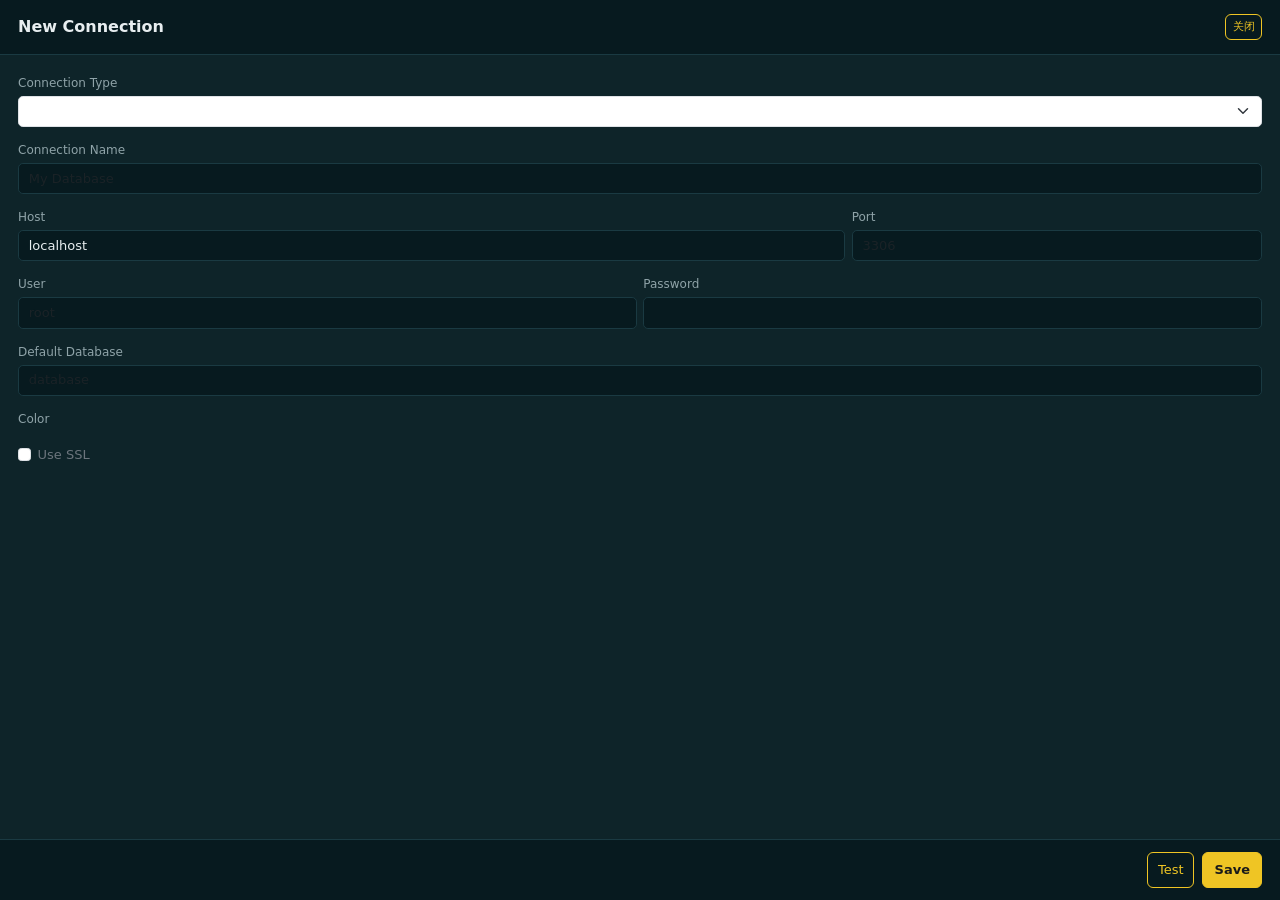
<file: jdbx-app/src/main/resources/dino/jdbx/app/web/connection.html>
<!DOCTYPE html>
<html lang="zh-CN">
<head>
  <meta charset="UTF-8"/>
  <link rel="stylesheet" href="vendor/bootstrap.min.css"/>
  <link rel="stylesheet" href="css/beekeeper.css"/>
  <title>New Connection</title>
  <style>
    .bk-conn-page { height: 100vh; display: flex; flex-direction: column; background: var(--bk-bg); }
    .bk-conn-head {
      display: flex; justify-content: space-between; align-items: center;
      padding: 14px 18px; border-bottom: 1px solid var(--bk-border); background: var(--bk-bg-deep);
    }
    .bk-conn-head h1 { margin: 0; font-size: 16px; color: var(--bk-text); font-weight: 600; }
    .bk-conn-body { flex: 1; overflow: auto; padding: 18px; }
    .bk-conn-foot {
      display: flex; justify-content: flex-end; gap: 8px;
      padding: 12px 18px; border-top: 1px solid var(--bk-border); background: var(--bk-bg-deep);
    }
    .form-label { color: var(--bk-muted); font-size: 12px; margin-bottom: 4px; }
    .color-swatch {
      width: 28px; height: 28px; border-radius: 6px; border: 2px solid transparent;
      cursor: pointer; display: inline-block;
    }
    .color-swatch.active { border-color: #fff; box-shadow: 0 0 0 2px var(--bk-amber); }
    #msg { min-height: 20px; font-size: 12px; }
  </style>
</head>
<body>
<div class="bk-conn-page">
  <div class="bk-conn-head">
    <h1 id="title">New Connection</h1>
    <button type="button" class="btn btn-sm btn-bk-outline btn-outline-warning" id="btnCancelTop">关闭</button>
  </div>
  <div class="bk-conn-body">
    <input type="hidden" id="id"/>
    <div class="mb-3">
      <label class="form-label">Connection Type</label>
      <select class="form-select bk-input" id="type"></select>
    </div>
    <div class="mb-3">
      <label class="form-label">Connection Name</label>
      <input class="form-control bk-input" id="name" placeholder="My Database"/>
    </div>
    <div class="row g-2 mb-3">
      <div class="col-8">
        <label class="form-label">Host</label>
        <input class="form-control bk-input" id="host" placeholder="localhost" value="localhost"/>
      </div>
      <div class="col-4">
        <label class="form-label">Port</label>
        <input class="form-control bk-input" id="port" placeholder="3306"/>
      </div>
    </div>
    <div class="row g-2 mb-3">
      <div class="col-6">
        <label class="form-label">User</label>
        <input class="form-control bk-input" id="username" placeholder="root"/>
      </div>
      <div class="col-6">
        <label class="form-label">Password</label>
        <input type="password" class="form-control bk-input" id="password"/>
      </div>
    </div>
    <div class="mb-3">
      <label class="form-label">Default Database</label>
      <input class="form-control bk-input" id="database" placeholder="database"/>
    </div>
    <div class="mb-3">
      <label class="form-label">Color</label>
      <div id="colors" class="d-flex gap-2 flex-wrap"></div>
    </div>
    <div class="form-check mb-2">
      <input class="form-check-input" type="checkbox" id="ssl"/>
      <label class="form-check-label text-secondary" for="ssl">Use SSL</label>
    </div>
    <div id="msg" class="text-secondary"></div>
  </div>
  <div class="bk-conn-foot">
    <button type="button" class="btn btn-bk-outline btn-outline-warning" id="btnTest">Test</button>
    <button type="button" class="btn btn-bk" id="btnSave">Save</button>
  </div>
</div>
<script src="vendor/bootstrap.bundle.min.js"></script>
<script src="js/connection.js"></script>
</body>
</html>
</file>
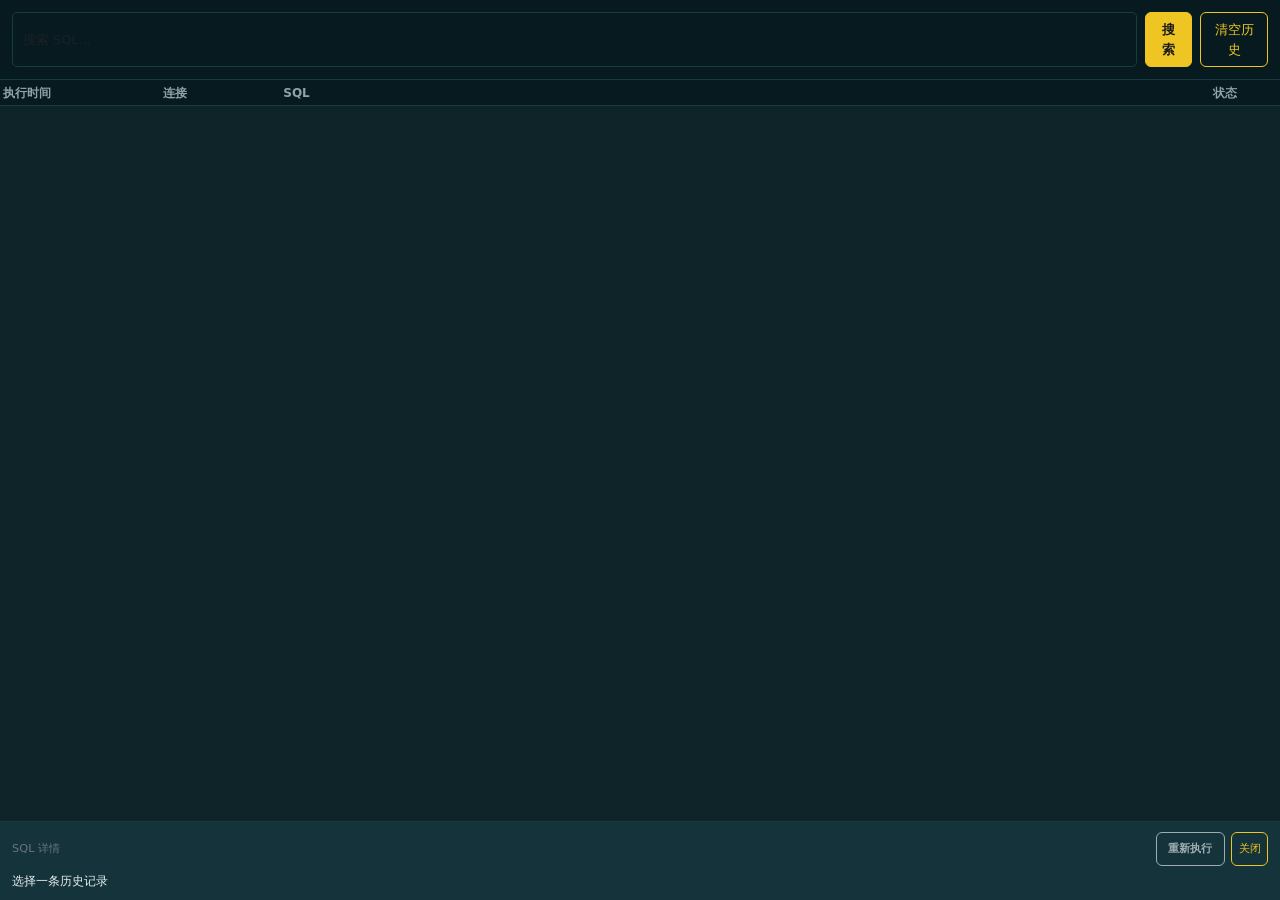
<file: jdbx-app/src/main/resources/dino/jdbx/app/web/history.html>
<!DOCTYPE html>
<html lang="zh-CN">
<head>
  <meta charset="UTF-8"/>
  <meta name="viewport" content="width=device-width, initial-scale=1"/>
  <link rel="stylesheet" href="vendor/bootstrap.min.css"/>
  <link rel="stylesheet" href="css/beekeeper.css"/>
  <title>查询历史</title>
</head>
<body>
<div class="bk-page">
  <div class="bk-toolbar">
    <input type="search" class="form-control bk-input flex-grow-1" id="q" placeholder="搜索 SQL..."/>
    <button class="btn btn-bk" id="btnSearch" type="button">搜索</button>
    <button class="btn btn-bk-outline btn-outline-warning" id="btnClear" type="button">清空历史</button>
  </div>
  <div class="flex-grow-1 overflow-auto">
    <table class="table table-bk table-hover table-sm">
      <thead>
      <tr>
        <th style="width:160px">执行时间</th>
        <th style="width:120px">连接</th>
        <th>SQL</th>
        <th style="width:70px">状态</th>
      </tr>
      </thead>
      <tbody id="tbody"></tbody>
    </table>
    <div class="bk-empty d-none" id="empty">暂无查询历史</div>
  </div>
  <div class="bk-detail">
    <div class="d-flex justify-content-between align-items-center mb-2">
      <span class="text-secondary small">SQL 详情</span>
      <div class="d-flex gap-2">
        <button class="btn btn-sm btn-bk" id="btnReplay" type="button" disabled>重新执行</button>
        <button class="btn btn-sm btn-bk-outline btn-outline-warning" id="btnClose" type="button">关闭</button>
      </div>
    </div>
    <pre id="detail">选择一条历史记录</pre>
  </div>
</div>
<script src="vendor/bootstrap.bundle.min.js"></script>
<script src="js/history.js"></script>
</body>
</html>
</file>
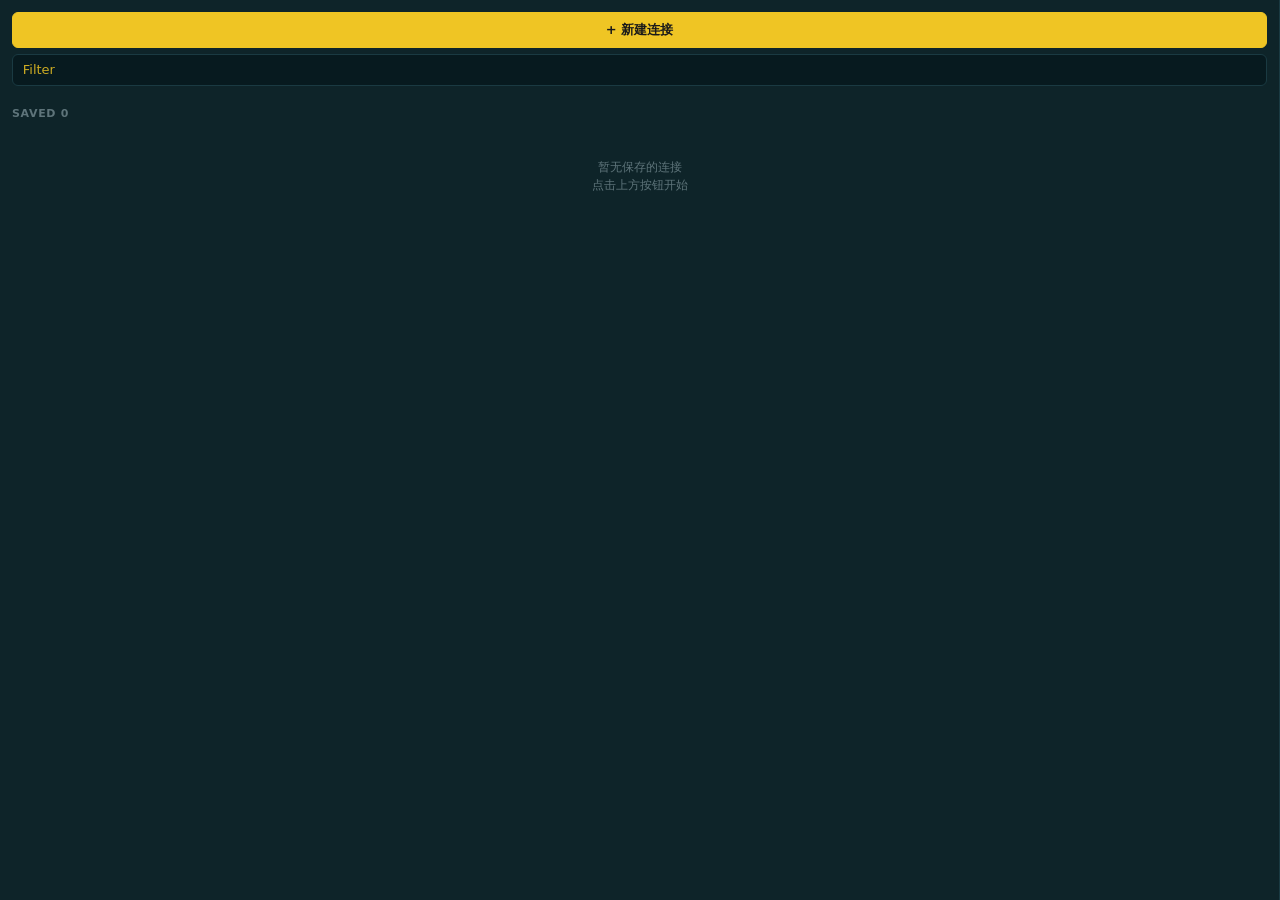
<file: jdbx-app/src/main/resources/dino/jdbx/app/web/sidebar.html>
<!DOCTYPE html>
<html lang="zh-CN">
<head>
  <meta charset="UTF-8"/>
  <meta name="viewport" content="width=device-width, initial-scale=1"/>
  <link rel="stylesheet" href="vendor/bootstrap.min.css"/>
  <link rel="stylesheet" href="css/beekeeper.css"/>
  <title>jDbx Sidebar</title>
</head>
<body>
<div class="bk-sidebar">
  <div class="bk-sidebar-pad d-grid gap-2">
    <button type="button" class="btn btn-bk" id="btnNew">+  新建连接</button>
    <input type="search" class="form-control bk-filter" id="filter" placeholder="Filter" autocomplete="off"/>
  </div>
  <div class="bk-section" id="savedLabel">SAVED  0</div>
  <div class="bk-list" id="list">
    <div class="bk-empty">暂无保存的连接<br/>点击上方按钮开始</div>
  </div>
</div>

<script src="vendor/bootstrap.bundle.min.js"></script>
<script src="js/sidebar.js"></script>
</body>
</html>
</file>
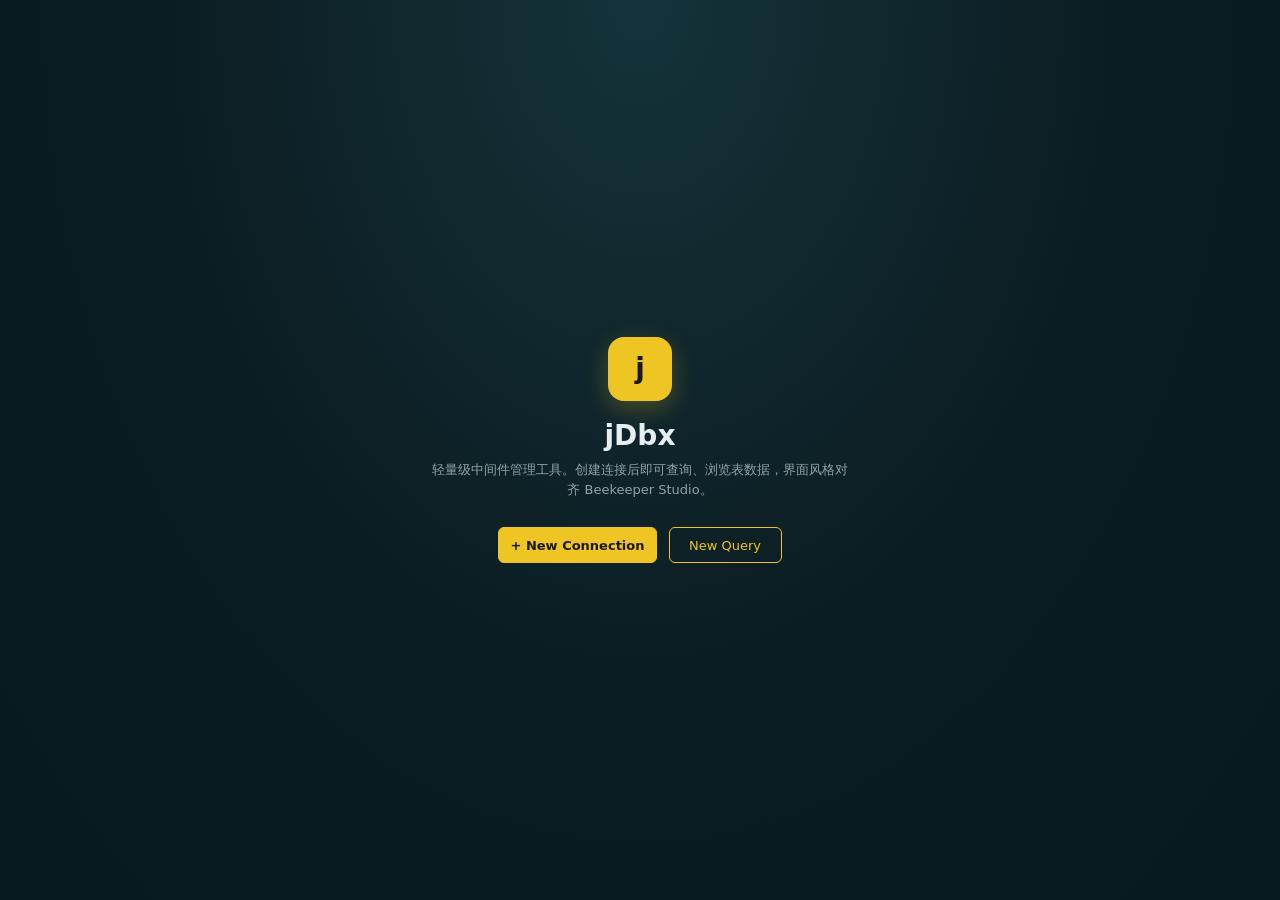
<file: jdbx-app/src/main/resources/dino/jdbx/app/web/welcome.html>
<!DOCTYPE html>
<html lang="zh-CN">
<head>
  <meta charset="UTF-8"/>
  <link rel="stylesheet" href="vendor/bootstrap.min.css"/>
  <link rel="stylesheet" href="css/beekeeper.css"/>
  <title>Welcome</title>
  <style>
    .welcome {
      height: 100vh; display: flex; flex-direction: column; align-items: center; justify-content: center;
      background: radial-gradient(ellipse at top, #14333a 0%, #0b1c21 55%, #071a1f 100%);
      text-align: center; padding: 32px;
    }
    .welcome .logo {
      width: 64px; height: 64px; border-radius: 16px; background: var(--bk-amber);
      color: #1a1a1a; font-weight: 800; font-size: 28px; display: flex; align-items: center; justify-content: center;
      margin-bottom: 18px; box-shadow: 0 8px 24px rgba(239,197,36,0.25);
    }
    .welcome h1 { color: var(--bk-text); font-size: 28px; font-weight: 700; margin: 0 0 8px; }
    .welcome p { color: var(--bk-muted); max-width: 420px; margin: 0 0 28px; line-height: 1.5; }
    .welcome .actions { display: flex; gap: 12px; flex-wrap: wrap; justify-content: center; }
  </style>
</head>
<body>
<div class="welcome">
  <div class="logo">j</div>
  <h1>jDbx</h1>
  <p>轻量级中间件管理工具。创建连接后即可查询、浏览表数据，界面风格对齐 Beekeeper Studio。</p>
  <div class="actions">
    <button class="btn btn-bk px-4" id="btnNewConn" type="button">+ New Connection</button>
    <button class="btn btn-bk-outline btn-outline-warning px-4" id="btnNewQuery" type="button">New Query</button>
  </div>
</div>
<script>
  window.onJdbxReady = function () {
    document.getElementById('btnNewConn').onclick = () => window.jdbx && jdbx.newConnection();
    document.getElementById('btnNewQuery').onclick = () => window.jdbx && jdbx.newQuery();
  };
  if (window.jdbx) window.onJdbxReady();
</script>
</body>
</html>
</file>
<file: jdbx-app/src/main/resources/dino/jdbx/app/web/css/beekeeper.css>
/* Beekeeper-inspired theme layered on Bootstrap 5 */
:root {
  --bk-bg: #0e2429;
  --bk-bg-deep: #071a1f;
  --bk-bg-elevated: #14333a;
  --bk-bg-hover: rgba(239, 197, 36, 0.1);
  --bk-bg-active: rgba(239, 197, 36, 0.18);
  --bk-amber: #efc524;
  --bk-amber-hover: #ffd54f;
  --bk-text: #e8eef0;
  --bk-muted: #8fa3a8;
  --bk-faint: #5e747a;
  --bk-border: #1a3a42;
  --bk-danger: #e85d5d;
  --bk-success: #3ddc97;
}

* { box-sizing: border-box; }

html, body {
  margin: 0;
  height: 100%;
  background: var(--bk-bg);
  color: var(--bk-text);
  font-family: "Segoe UI", "Microsoft YaHei UI", system-ui, sans-serif;
  font-size: 13px;
  overflow: hidden;
}

.bk-sidebar {
  display: flex;
  flex-direction: column;
  height: 100vh;
  background: var(--bk-bg);
  border-right: 1px solid var(--bk-border);
}

.bk-sidebar-pad {
  padding: 12px;
}

.btn-bk {
  --bs-btn-color: #1a1a1a;
  --bs-btn-bg: var(--bk-amber);
  --bs-btn-border-color: var(--bk-amber);
  --bs-btn-hover-color: #1a1a1a;
  --bs-btn-hover-bg: var(--bk-amber-hover);
  --bs-btn-hover-border-color: var(--bk-amber-hover);
  --bs-btn-font-weight: 600;
  border-radius: 6px !important;
  padding: 0.55rem 0.85rem !important;
}

.bk-filter {
  background: var(--bk-bg-deep) !important;
  border: 1px solid var(--bk-border) !important;
  color: var(--bk-text) !important;
  border-radius: 6px !important;
}

.bk-filter::placeholder {
  color: var(--bk-amber) !important;
  opacity: 0.85;
}

.bk-filter:focus {
  border-color: var(--bk-amber) !important;
  box-shadow: 0 0 0 0.15rem rgba(239, 197, 36, 0.2) !important;
  background: var(--bk-bg-deep) !important;
  color: var(--bk-text) !important;
}

.bk-section {
  color: var(--bk-faint);
  font-size: 11px;
  font-weight: 700;
  letter-spacing: 0.06em;
  padding: 8px 12px 4px;
  text-transform: uppercase;
}

.bk-list {
  flex: 1;
  overflow-y: auto;
  padding: 0 6px 12px;
}

.bk-conn {
  display: flex;
  align-items: center;
  gap: 10px;
  padding: 8px 10px;
  margin: 2px 0;
  border-radius: 6px;
  cursor: pointer;
  border: 1px solid transparent;
  user-select: none;
}

.bk-conn:hover {
  background: var(--bk-bg-hover);
}

.bk-conn.active,
.bk-conn:focus {
  background: var(--bk-bg-active);
  border-color: rgba(239, 197, 36, 0.25);
  outline: none;
}

.bk-stripe {
  width: 4px;
  align-self: stretch;
  min-height: 34px;
  border-radius: 2px;
  flex-shrink: 0;
}

.bk-conn-body {
  flex: 1;
  min-width: 0;
}

.bk-conn-title {
  font-weight: 600;
  color: var(--bk-text);
  white-space: nowrap;
  overflow: hidden;
  text-overflow: ellipsis;
}

.bk-conn-sub {
  font-size: 11px;
  color: var(--bk-muted);
  white-space: nowrap;
  overflow: hidden;
  text-overflow: ellipsis;
}

.bk-pill {
  font-size: 10px;
  color: var(--bk-muted);
  background: #1a333a;
  border: 1px solid var(--bk-border);
  border-radius: 999px;
  padding: 2px 8px;
  flex-shrink: 0;
  text-transform: lowercase;
}

.bk-status-dot {
  display: inline-block;
  width: 7px;
  height: 7px;
  border-radius: 50%;
  margin-right: 6px;
  vertical-align: middle;
}
.bk-status-dot.on { background: var(--bk-success); }
.bk-status-dot.off { background: var(--bk-faint); }
.bk-status-dot.err { background: var(--bk-danger); }

.bk-empty {
  color: var(--bk-faint);
  text-align: center;
  padding: 32px 16px;
  font-size: 12px;
}

.bk-entities {
  margin: 4px 0 8px 14px;
  border-left: 1px solid var(--bk-border);
  padding-left: 8px;
}

.bk-entity {
  display: flex;
  align-items: center;
  gap: 6px;
  padding: 4px 8px;
  border-radius: 4px;
  cursor: pointer;
  color: var(--bk-text);
  font-size: 12px;
}

.bk-entity:hover {
  background: var(--bk-bg-hover);
  color: var(--bk-amber);
}

.bk-entity-icon {
  color: var(--bk-amber);
  font-size: 11px;
  width: 14px;
  text-align: center;
}

.bk-folder {
  color: var(--bk-muted);
  font-size: 11px;
  font-weight: 600;
  padding: 6px 8px 2px;
}

/* History page */
.bk-page {
  height: 100vh;
  display: flex;
  flex-direction: column;
  background: var(--bk-bg);
}

.bk-toolbar {
  display: flex;
  gap: 8px;
  padding: 12px;
  border-bottom: 1px solid var(--bk-border);
  background: var(--bk-bg-deep);
}

.table-bk {
  --bs-table-bg: transparent;
  --bs-table-color: var(--bk-text);
  --bs-table-border-color: var(--bk-border);
  --bs-table-hover-bg: var(--bk-bg-hover);
  --bs-table-striped-bg: rgba(255,255,255,0.02);
  font-size: 12px;
  margin: 0;
}

.table-bk thead th {
  color: var(--bk-muted);
  font-weight: 600;
  border-bottom-color: var(--bk-border) !important;
  background: var(--bk-bg-deep);
  position: sticky;
  top: 0;
  z-index: 1;
}

.bk-detail {
  border-top: 1px solid var(--bk-border);
  background: var(--bk-bg-elevated);
  padding: 10px 12px;
}

.bk-detail pre {
  margin: 0;
  white-space: pre-wrap;
  word-break: break-word;
  color: var(--bk-text);
  font-family: Consolas, "Cascadia Code", monospace;
  font-size: 12px;
  max-height: 120px;
  overflow: auto;
}

.btn-bk-outline {
  --bs-btn-color: var(--bk-amber);
  --bs-btn-border-color: var(--bk-amber);
  --bs-btn-hover-bg: var(--bk-bg-hover);
  --bs-btn-hover-border-color: var(--bk-amber-hover);
  --bs-btn-hover-color: var(--bk-amber-hover);
  border-radius: 6px !important;
}

.form-control.bk-input {
  background: var(--bk-bg-deep);
  border-color: var(--bk-border);
  color: var(--bk-text);
}

.form-control.bk-input:focus {
  background: var(--bk-bg-deep);
  border-color: var(--bk-amber);
  color: var(--bk-text);
  box-shadow: 0 0 0 0.15rem rgba(239, 197, 36, 0.2);
}

::-webkit-scrollbar { width: 8px; height: 8px; }
::-webkit-scrollbar-thumb { background: var(--bk-border); border-radius: 4px; }
::-webkit-scrollbar-track { background: transparent; }
</file>
